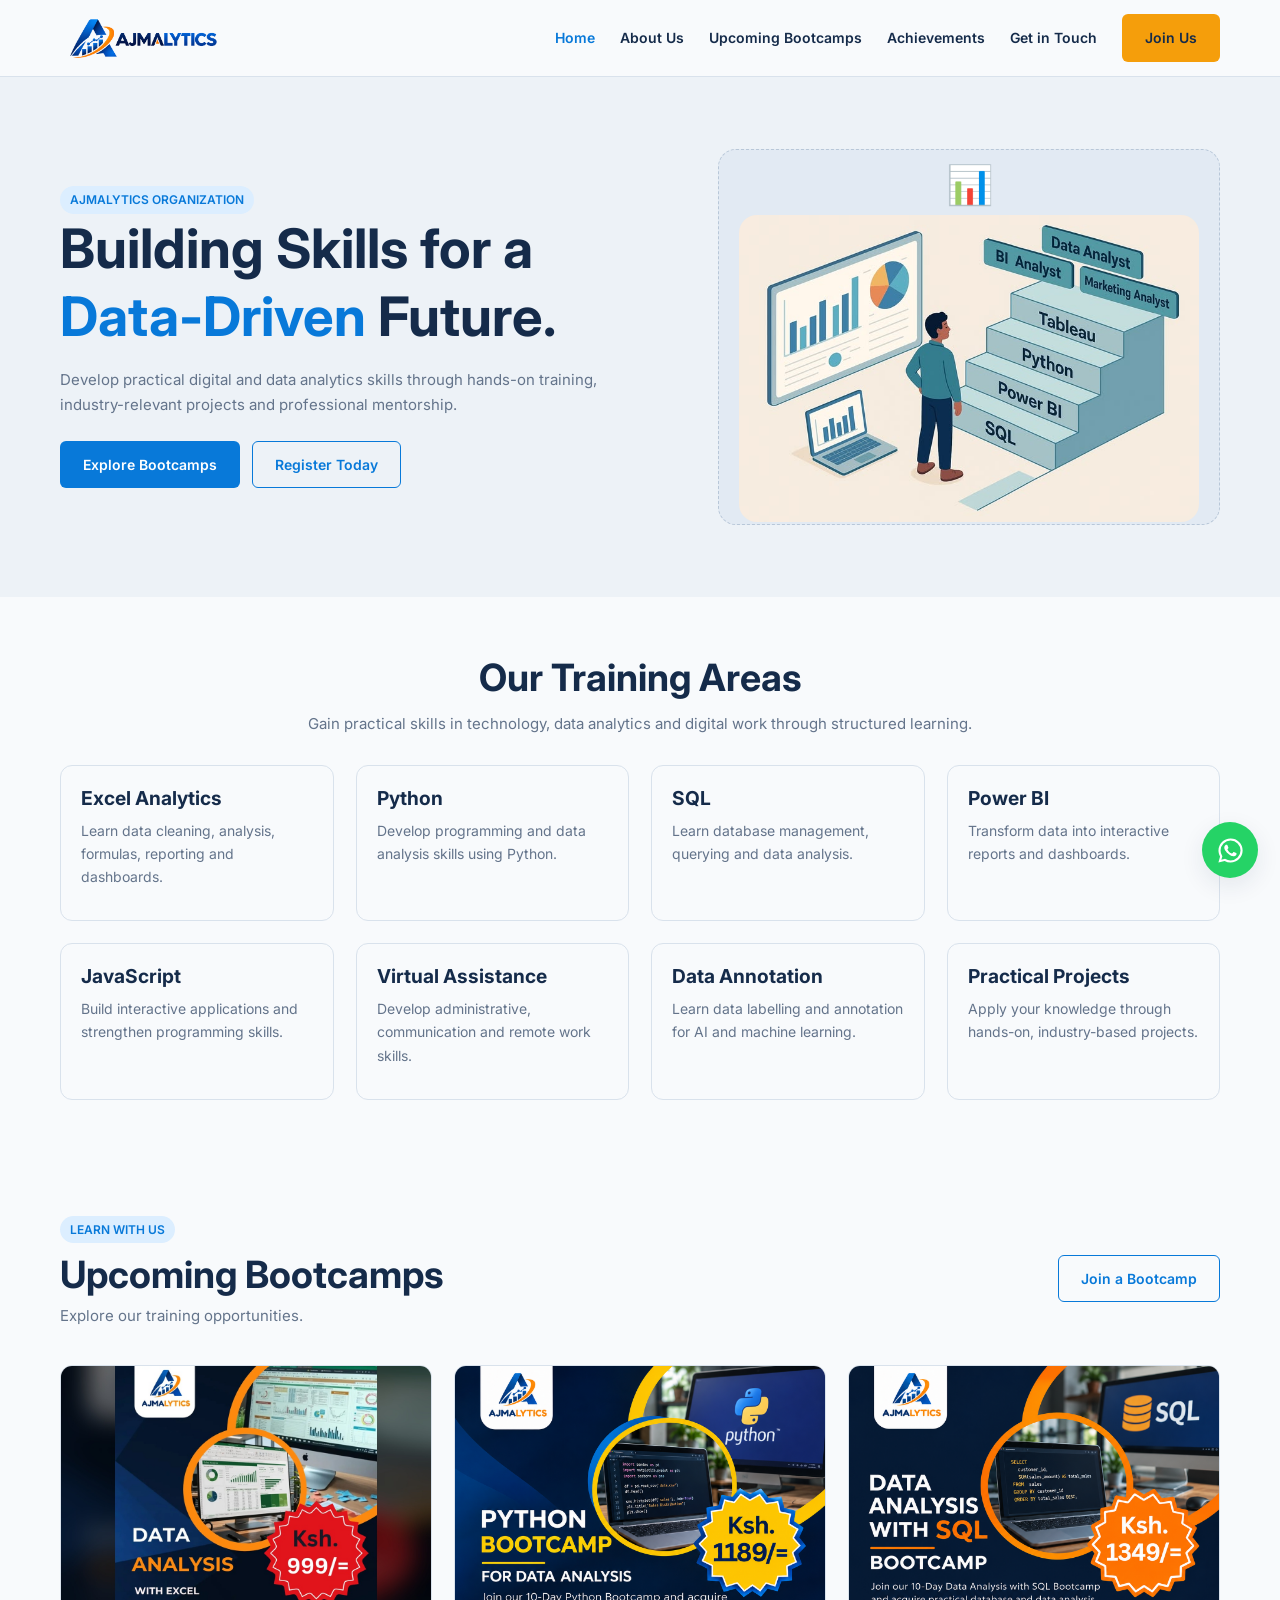
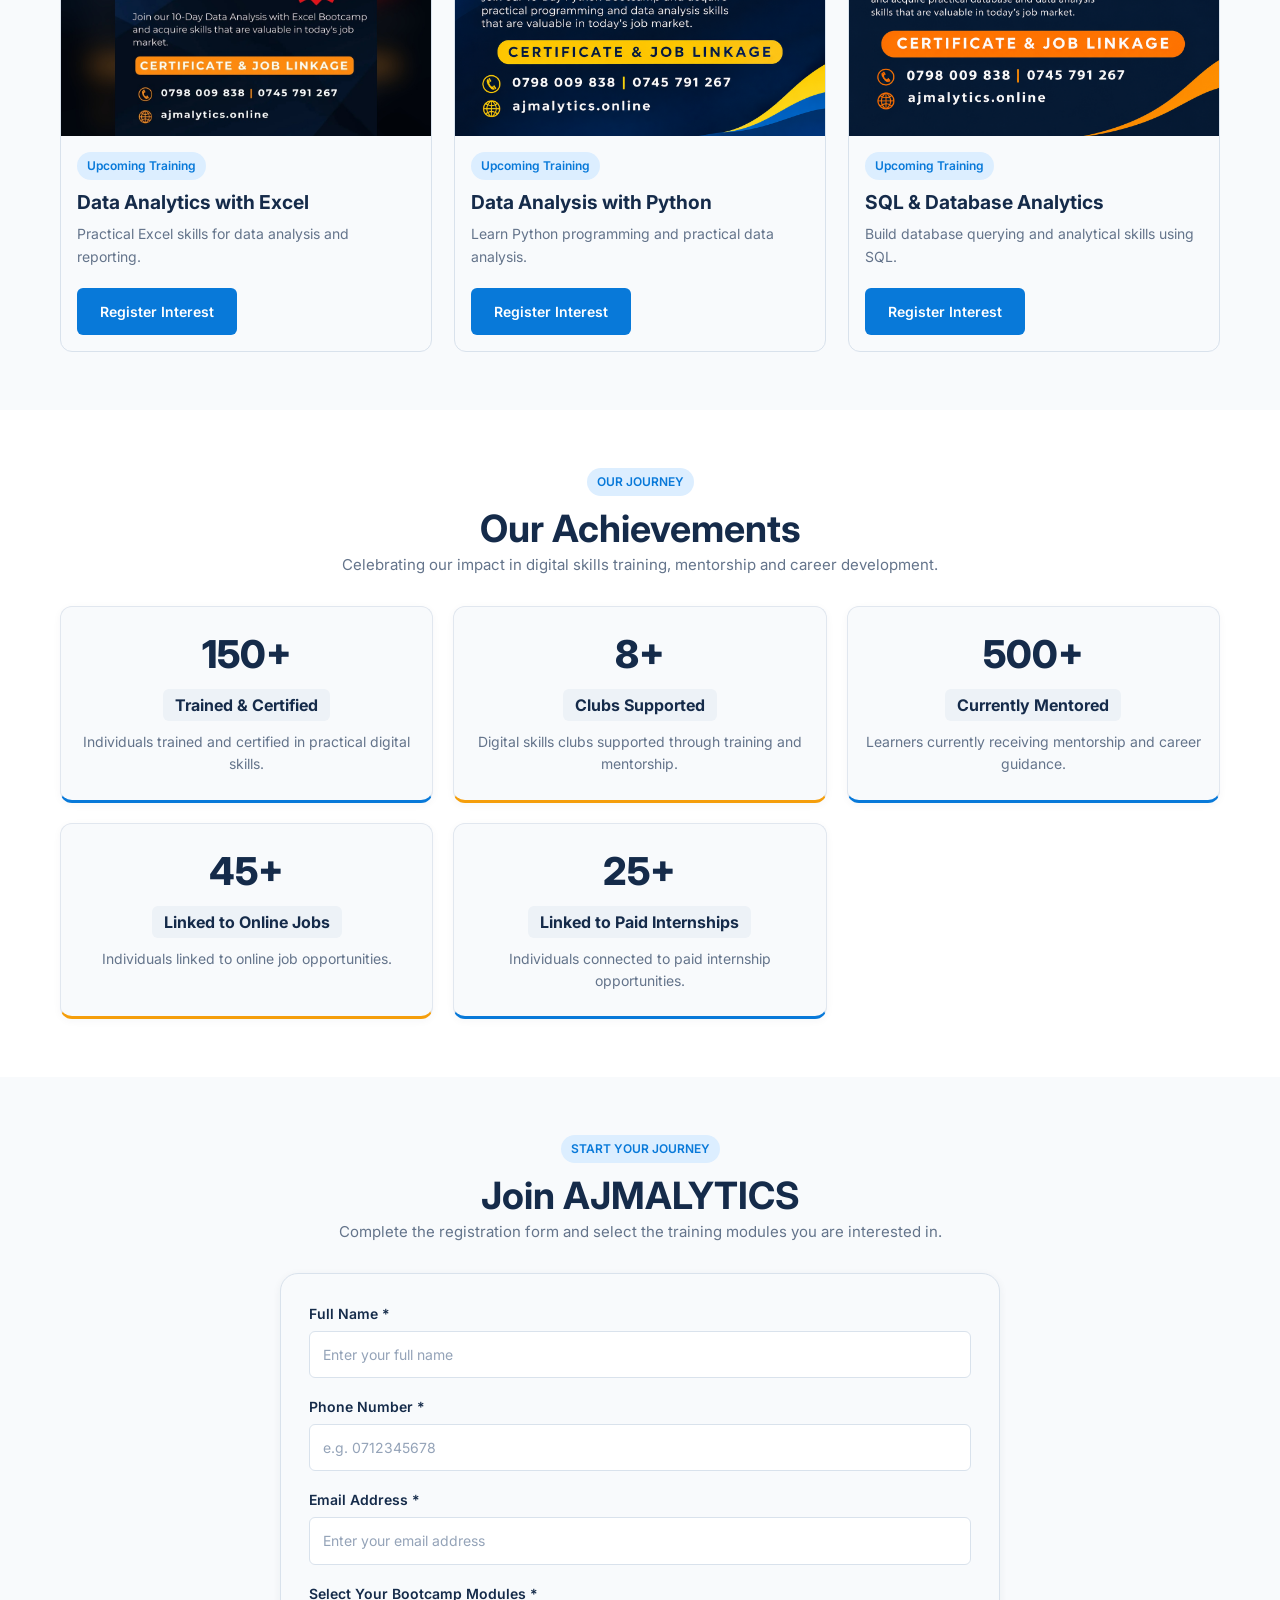
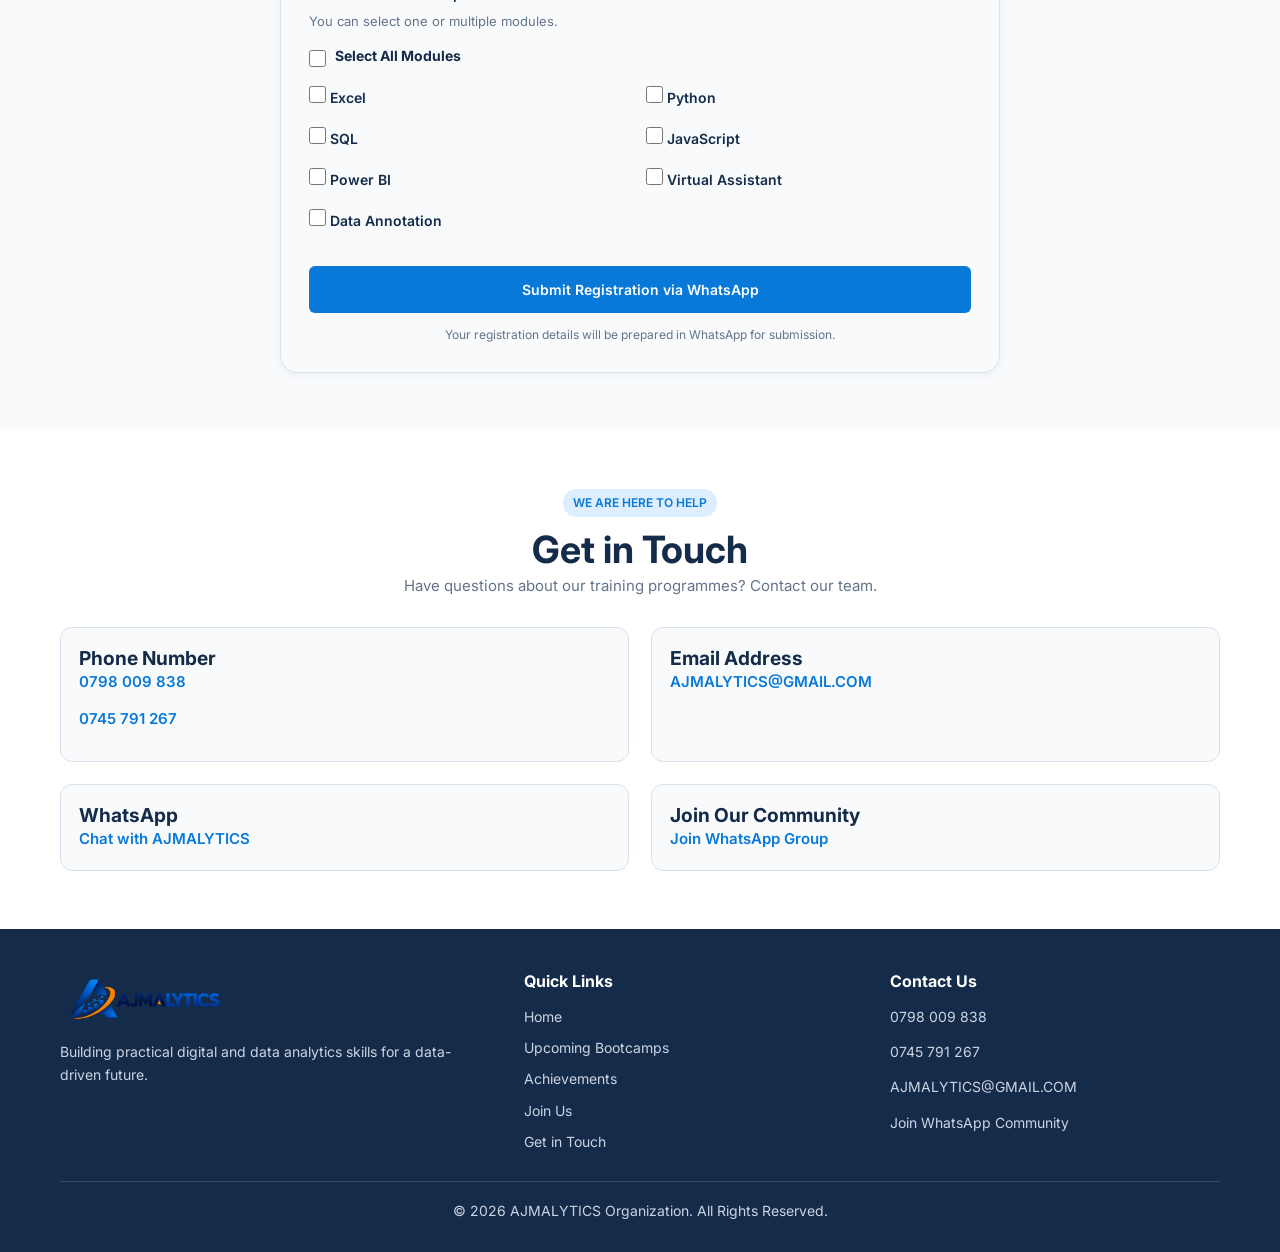
<file: index.html>
<!DOCTYPE html>
<html lang="en">
<head>
    <meta charset="UTF-8">
    <meta name="viewport" content="width=device-width, initial-scale=1.0">

    <title>AJMALYTICS | Data Analytics Training & Digital Skills Bootcamps</title>

    <meta name="description" content="AJMALYTICS provides practical training in Excel, Python, SQL, JavaScript, Power BI, Virtual Assistance and Data Annotation. Join our upcoming bootcamps.">

    <meta name="keywords" content="AJMALYTICS, Data Analytics Training, Excel Training, Python Training, SQL Training, Power BI Training, Data Annotation, Virtual Assistant Training, Digital Skills Bootcamp">

    <meta name="author" content="AJMALYTICS Organization">
    <meta name="theme-color" content="#152B4A">

    <meta property="og:title" content="AJMALYTICS | Learn. Analyse. Grow.">
    <meta property="og:description" content="Develop practical digital and data analytics skills with AJMALYTICS.">
    <meta property="og:type" content="website">

    <!-- Domain SEO -->
    <link rel="canonical" href="https://ajmalytics.online/">

    <meta property="og:url" content="https://ajmalytics.online/">
    <meta property="og:site_name" content="AJMALYTICS">
    <meta property="og:image" content="https://ajmalytics.online/assets/logo/ajmalytics-logo.png">

    <!-- Twitter / Social Sharing -->
    <meta name="twitter:card" content="summary_large_image">
    <meta name="twitter:title" content="AJMALYTICS | Learn. Analyse. Grow.">
    <meta name="twitter:description" content="Develop practical digital and data analytics skills with AJMALYTICS.">
    <meta name="twitter:image" content="https://ajmalytics.online/assets/logo/ajmalytics-logo.png">

    <link rel="stylesheet" href="styles.css">

    <!-- Google Fonts -->
    <link rel="preconnect" href="https://fonts.googleapis.com">
    <link rel="preconnect" href="https://fonts.gstatic.com" crossorigin>
    <link href="https://fonts.googleapis.com/css2?family=Inter:wght@400;500;600;700;800&display=swap" rel="stylesheet">

</head>

<body>

<!-- =================================================
     HEADER & NAVIGATION
================================================= -->

<header class="site-header">

    <div class="container navbar">

        <!-- Clickable Logo -->
        <a href="#home" class="logo" aria-label="AJMALYTICS Home">
            <img src="assets/logo/ajmalytics-logo.png"
                 alt="AJMALYTICS Organization Logo">
        </a>

        <!-- Mobile Navigation Button -->
        <button class="nav-toggle"
                id="navToggle"
                aria-label="Open navigation menu"
                aria-expanded="false"
                aria-controls="navMenu">
            ☰
        </button>

        <!-- Navigation Links -->
        <nav class="nav-menu" id="navMenu">

            <a href="#home" class="active">Home</a>

            <a href="about/">About Us</a>

            <a href="bootcamps/">Upcoming Bootcamps</a>

            <a href="achievements/">Achievements</a>

            <a href="contact/">Get in Touch</a>

            <a href="#join" class="btn btn-accent">Join Us</a>

        </nav>

    </div>

</header>


<main>

<!-- =================================================
     HERO SECTION
================================================= -->

<section class="hero" id="home">

    <div class="container hero-grid">

        <div class="hero-content">

            <span class="badge">AJMALYTICS ORGANIZATION</span>

            <h1>
                Building Skills for a
                <span class="text-blue">Data-Driven</span>
                Future.
            </h1>

            <p>
                Develop practical digital and data analytics skills
                through hands-on training, industry-relevant projects
                and professional mentorship.
            </p>

            <div class="hero-actions">

                <a href="#bootcamps" class="btn btn-primary">
                    Explore Bootcamps
                </a>

                <a href="#join" class="btn btn-outline">
                    Register Today
                </a>

            </div>

        </div>


        <!-- Add your hero photograph later -->
        <div class="hero-image">

            <div style="
                min-height:320px;
                aspect-ratio: 4 / 3;
                background:#E2EAF3;
                border:1px dashed #B8C7D8;
                border-radius:18px;
                display:flex;
                flex-direction:column;
                justify-content:center;
                align-items:center;
                text-align:center;
                padding:20px;
                color:#64748B;
            ">

                <span style="font-size:38px;">📊</span>

               
                <img src="assets/gallery/data-analysis.jpg"
                 alt="AJMALYTICS ">
                
            </div>

        </div>

    </div>

</section>


<!-- =================================================
     TRAINING AREAS
================================================= -->

<section class="section-light">

    <div class="container">

        <div class="text-center">

            <h2 class="section-heading">Our Training Areas</h2>

            <p class="section-description" style="margin-inline:auto;">
                Gain practical skills in technology, data analytics
                and digital work through structured learning.
            </p>

        </div>


        <div class="grid grid-4">

            <div class="card">
                <div class="card-body">
                    <h3 class="card-title">Excel Analytics</h3>
                    <p>Learn data cleaning, analysis, formulas, reporting and dashboards.</p>
                </div>
            </div>

            <div class="card">
                <div class="card-body">
                    <h3 class="card-title">Python</h3>
                    <p>Develop programming and data analysis skills using Python.</p>
                </div>
            </div>

            <div class="card">
                <div class="card-body">
                    <h3 class="card-title">SQL</h3>
                    <p>Learn database management, querying and data analysis.</p>
                </div>
            </div>

            <div class="card">
                <div class="card-body">
                    <h3 class="card-title">Power BI</h3>
                    <p>Transform data into interactive reports and dashboards.</p>
                </div>
            </div>

            <div class="card">
                <div class="card-body">
                    <h3 class="card-title">JavaScript</h3>
                    <p>Build interactive applications and strengthen programming skills.</p>
                </div>
            </div>

            <div class="card">
                <div class="card-body">
                    <h3 class="card-title">Virtual Assistance</h3>
                    <p>Develop administrative, communication and remote work skills.</p>
                </div>
            </div>

            <div class="card">
                <div class="card-body">
                    <h3 class="card-title">Data Annotation</h3>
                    <p>Learn data labelling and annotation for AI and machine learning.</p>
                </div>
            </div>

            <div class="card">
                <div class="card-body">
                    <h3 class="card-title">Practical Projects</h3>
                    <p>Apply your knowledge through hands-on, industry-based projects.</p>
                </div>
            </div>

        </div>

    </div>

</section>



<!-- =================================================
     UPCOMING BOOTCAMPS
================================================= -->

<section id="bootcamps" class="section-light">

    <div class="container">

        <div class="flex-between" style="margin-bottom:24px;">

            <div>
                <span class="badge">LEARN WITH US</span>

                <h2 style="margin-top:9px;">Upcoming Bootcamps</h2>

                <p class="text-muted" style="margin-top:5px;">
                    Explore our training opportunities.
                </p>
            </div>

            <a href="#join" class="btn btn-outline">
                Join a Bootcamp
            </a>

        </div>


        <div class="grid grid-3">

            <!-- Bootcamp 1 -->
            <article class="card bootcamp-card">

                <div style="
                    aspect-ratio:1/1;
                    background:#DCE6F1;
                    display:flex;
                    justify-content:center;
                    align-items:center;
                    color:#64748B;
                ">
                    <img src="assets/bootcamps/excel-bootcamp.png"
                 alt="AJMALYTICS ">
                </div>

                <div class="card-body">

                    <span class="badge">Upcoming Training</span>

                    <h3 style="margin-top:10px;">Data Analytics with Excel</h3>

                    <p>Practical Excel skills for data analysis and reporting.</p>

                    <a href="#join" class="btn btn-primary">
                        Register Interest
                    </a>

                </div>

            </article>


            <!-- Bootcamp 2 -->
            <article class="card bootcamp-card">

                <div style="
                    aspect-ratio:1/1;
                    background:#DCE6F1;
                    display:flex;
                    justify-content:center;
                    align-items:center;
                    color:#64748B;
                ">
                    <img src="assets/bootcamps/python-bootcamp.png"
                 alt="AJMALYTICS ">
                </div>

                <div class="card-body">

                    <span class="badge">Upcoming Training</span>

                    <h3 style="margin-top:10px;">Data Analysis with Python</h3>

                    <p>Learn Python programming and practical data analysis.</p>

                    <a href="#join" class="btn btn-primary">
                        Register Interest
                    </a>

                </div>

            </article>


            <!-- Bootcamp 3 -->
            <article class="card bootcamp-card">

                <div style="
                    aspect-ratio:1/1;
                    background:#DCE6F1;
                    display:flex;
                    justify-content:center;
                    align-items:center;
                    color:#64748B;
                ">
                    <img src="assets/bootcamps/sql-bootcamp.png"
                 alt="AJMALYTICS ">
                </div>

                <div class="card-body">

                    <span class="badge">Upcoming Training</span>

                    <h3 style="margin-top:10px;">SQL & Database Analytics</h3>

                    <p>Build database querying and analytical skills using SQL.</p>

                    <a href="#join" class="btn btn-primary">
                        Register Interest
                    </a>

                </div>

            </article>

        </div>

    </div>

</section>

<!-- =================================================
     ACHIEVEMENTS
================================================= -->

<section id="achievements" class="section-white">

    <div class="container">

        <div class="text-center">

            <span class="badge">OUR JOURNEY</span>

            <h2 style="margin-top:10px;">Our Achievements</h2>

            <p class="section-description" style="margin-inline:auto;">
                Celebrating our impact in digital skills training,
                mentorship and career development.
            </p>

        </div>

        <div class="grid grid-3 achievement-grid">

            <!-- CARD 1 -->
            <div class="card achievement-card">
                <div class="card-body text-center">
                    <h3 class="achievement-number">150+</h3>
                    <h4 class="card-title">Trained & Certified</h4>
                    <p class="text-muted">
                        Individuals trained and certified in practical digital skills.
                    </p>
                </div>
            </div>

            <!-- CARD 2 -->
            <div class="card achievement-card">
                <div class="card-body text-center">
                    <h3 class="achievement-number">8+</h3>
                    <h4 class="card-title">Clubs Supported</h4>
                    <p class="text-muted">
                        Digital skills clubs supported through training and mentorship.
                    </p>
                </div>
            </div>

            <!-- CARD 3 -->
            <div class="card achievement-card">
                <div class="card-body text-center">
                    <h3 class="achievement-number">500+</h3>
                    <h4 class="card-title">Currently Mentored</h4>
                    <p class="text-muted">
                        Learners currently receiving mentorship and career guidance.
                    </p>
                </div>
            </div>

            <!-- CARD 4 -->
            <div class="card achievement-card">
                <div class="card-body text-center">
                    <h3 class="achievement-number">45+</h3>
                    <h4 class="card-title">Linked to Online Jobs</h4>
                    <p class="text-muted">
                        Individuals linked to online job opportunities.
                    </p>
                </div>
            </div>

            <!-- CARD 5 -->
            <div class="card achievement-card">
                <div class="card-body text-center">
                    <h3 class="achievement-number">25+</h3>
                    <h4 class="card-title">Linked to Paid Internships</h4>
                    <p class="text-muted">
                        Individuals connected to paid internship opportunities.
                    </p>
                </div>
            </div>

        </div>

    </div>

</section>

<!-- =================================================
     JOIN US / REGISTRATION
================================================= -->

<section id="join" class="section-light">

    <div class="container">

        <div class="text-center">

            <span class="badge">START YOUR JOURNEY</span>

            <h2 style="margin-top:10px;">Join AJMALYTICS</h2>

            <p class="section-description" style="margin-inline:auto;">
                Complete the registration form and select the
                training modules you are interested in.
            </p>

        </div>


        <div class="form-container">

            <form id="registrationForm">

                <div class="form-group">

                    <label for="fullName">Full Name *</label>

                    <input
                        type="text"
                        id="fullName"
                        name="fullName"
                        class="form-control"
                        placeholder="Enter your full name"
                        autocomplete="name"
                        required
                    >

                </div>


                <div class="form-group">

                    <label for="phone">Phone Number *</label>

                    <input
                        type="tel"
                        id="phone"
                        name="phone"
                        class="form-control"
                        placeholder="e.g. 0712345678"
                        autocomplete="tel"
                        required
                    >

                </div>


                <div class="form-group">

                    <label for="email">Email Address *</label>

                    <input
                        type="email"
                        id="email"
                        name="email"
                        class="form-control"
                        placeholder="Enter your email address"
                        autocomplete="email"
                        required
                    >

                </div>


                <div class="form-group">

                    <label>Select Your Bootcamp Modules *</label>

                    <p class="text-muted" style="font-size:13px;">
                        You can select one or multiple modules.
                    </p>


                    <div class="checkbox-item" style="margin-bottom:13px;">

                        <input
                            type="checkbox"
                            id="selectAllModules"
                        >

                        <label for="selectAllModules">
                            <strong>Select All Modules</strong>
                        </label>

                    </div>


                    <div class="checkbox-group">

                        <label class="checkbox-item">
                            <input type="checkbox" name="modules" value="Excel">
                            Excel
                        </label>

                        <label class="checkbox-item">
                            <input type="checkbox" name="modules" value="Python">
                            Python
                        </label>

                        <label class="checkbox-item">
                            <input type="checkbox" name="modules" value="SQL">
                            SQL
                        </label>

                        <label class="checkbox-item">
                            <input type="checkbox" name="modules" value="JavaScript">
                            JavaScript
                        </label>

                        <label class="checkbox-item">
                            <input type="checkbox" name="modules" value="Power BI">
                            Power BI
                        </label>

                        <label class="checkbox-item">
                            <input type="checkbox" name="modules" value="Virtual Assistant">
                            Virtual Assistant
                        </label>

                        <label class="checkbox-item">
                            <input type="checkbox" name="modules" value="Data Annotation">
                            Data Annotation
                        </label>

                    </div>

                </div>


                <button type="submit" class="btn btn-primary form-submit">

                    Submit Registration via WhatsApp

                </button>

                <p style="
                    text-align:center;
                    color:#64748B;
                    font-size:12px;
                    margin-top:12px;
                    margin-bottom:0;
                ">
                    Your registration details will be prepared
                    in WhatsApp for submission.
                </p>

            </form>

        </div>

    </div>

</section>


<!-- =================================================
     CONTACT US
================================================= -->

<section id="contact" class="section-white">

    <div class="container">

        <div class="text-center">

            <span class="badge">WE ARE HERE TO HELP</span>

            <h2 style="margin-top:10px;">Get in Touch</h2>

            <p class="section-description" style="margin-inline:auto;">
                Have questions about our training programmes?
                Contact our team.
            </p>

        </div>


        <div class="contact-grid">

            <div class="contact-item">

                <div>
                    <h3>Phone Number</h3>

                    <p>
                        <a href="tel:+254798009838">
                            0798 009 838
                        </a>
                    </p>

                    <p>
                        <a href="tel:+254745791267">
                            0745 791 267
                        </a>
                    </p>
                </div>

            </div>


            <div class="contact-item">

                <div>
                    <h3>Email Address</h3>

                    <a href="mailto:AJMALYTICS@GMAIL.COM">
                        AJMALYTICS@GMAIL.COM
                    </a>
                </div>

            </div>


            <div class="contact-item">

                <div>
                    <h3>WhatsApp</h3>

                    <a href="https://wa.me/254798009838"
                       target="_blank"
                       rel="noopener noreferrer">
                        Chat with AJMALYTICS
                    </a>
                </div>

            </div>


            <div class="contact-item">

                <div>
                    <h3>Join Our Community</h3>

                    <a href="https://chat.whatsapp.com/DOqF2kmOy6NALZvugzkHZv"
                       target="_blank"
                       rel="noopener noreferrer">
                        Join WhatsApp Group
                    </a>
                </div>

            </div>

        </div>

    </div>

</section>

</main>


<!-- =================================================
     FOOTER
================================================= -->

<footer class="site-footer">

    <div class="container">

        <div class="footer-grid">


            <div>

                <a href="#home" class="footer-logo">

                    <img src="assets/logo/ajmalytics-logo.png"
                         alt="AJMALYTICS Logo">

                </a>

                <p style="margin-top:14px;">
                    Building practical digital and data analytics
                    skills for a data-driven future.
                </p>

            </div>


            <div>

                <h3>Quick Links</h3>

                <div class="footer-links">

                    <a href="#home">Home</a>

                    <a href="#bootcamps">Upcoming Bootcamps</a>

                    <a href="#achievements">Achievements</a>

                    <a href="#join">Join Us</a>

                    <a href="#contact">Get in Touch</a>

                </div>

            </div>


            <div class="footer-contact">

                <h3>Contact Us</h3>

                <p>
                    <a href="tel:+254798009838">
                        0798 009 838
                    </a>
                </p>

                <p>
                    <a href="tel:+254745791267">
                        0745 791 267
                    </a>
                </p>

                <p>
                    <a href="mailto:AJMALYTICS@GMAIL.COM">
                        AJMALYTICS@GMAIL.COM
                    </a>
                </p>

                <p>
                    <a href="https://chat.whatsapp.com/DOqF2kmOy6NALZvugzkHZv"
                       target="_blank"
                       rel="noopener noreferrer">
                        Join WhatsApp Community
                    </a>
                </p>

            </div>


        </div>


        <div class="footer-bottom">

            <p>
                &copy; <span id="currentYear"></span>
                AJMALYTICS Organization.
                All Rights Reserved.
            </p>

        </div>

    </div>

</footer>


<!-- =================================================
     FLOATING WHATSAPP COMMUNITY BUTTON
================================================= -->

<a href="https://chat.whatsapp.com/DOqF2kmOy6NALZvugzkHZv"
   class="whatsapp-float"
   target="_blank"
   rel="noopener noreferrer"
   aria-label="Join AJMALYTICS WhatsApp Community">

    <!-- WhatsApp-style icon -->
    <svg xmlns="http://www.w3.org/2000/svg"
         width="29"
         height="29"
         viewBox="0 0 24 24"
         fill="currentColor"
         aria-hidden="true">

        <path d="M12.04 2C6.53 2 2.05 6.48 2.05 11.99c0 1.76.46 3.47 1.34 4.98L2 22l5.15-1.35a9.95 9.95 0 0 0 4.88 1.28h.01c5.51 0 10-4.48 10-9.99A9.94 9.94 0 0 0 12.04 2zm0 18.22h-.01a8.3 8.3 0 0 1-4.23-1.16l-.3-.18-3.06.8.82-2.98-.2-.31a8.28 8.28 0 0 1-1.27-4.4 8.25 8.25 0 0 1 8.25-8.25 8.2 8.2 0 0 1 5.84 2.42 8.2 8.2 0 0 1 2.42 5.84 8.26 8.26 0 0 1-8.26 8.22zm4.53-6.18c-.25-.13-1.48-.73-1.71-.81-.23-.08-.4-.13-.57.13-.17.25-.65.81-.8.97-.15.17-.3.19-.55.06-.25-.13-1.06-.39-2.02-1.25-.75-.67-1.25-1.5-1.4-1.75-.15-.25-.02-.39.11-.52.11-.11.25-.3.38-.44.13-.15.17-.25.25-.42.08-.17.04-.32-.02-.44-.06-.13-.57-1.38-.78-1.89-.2-.5-.41-.43-.57-.44h-.49c-.17 0-.44.06-.67.32-.23.25-.88.86-.88 2.11s.9 2.45 1.02 2.62c.13.17 1.77 2.71 4.29 3.8.6.26 1.07.41 1.43.52.6.19 1.14.16 1.57.1.48-.07 1.48-.6 1.69-1.18.21-.59.21-1.09.15-1.19-.06-.1-.23-.17-.48-.3z"/>

    </svg>

    <span class="whatsapp-tooltip">
        Join Our WhatsApp Group
    </span>

</a>


<!-- JAVASCRIPT -->
<script src="action.js"></script>

</body>
</html>
</file>
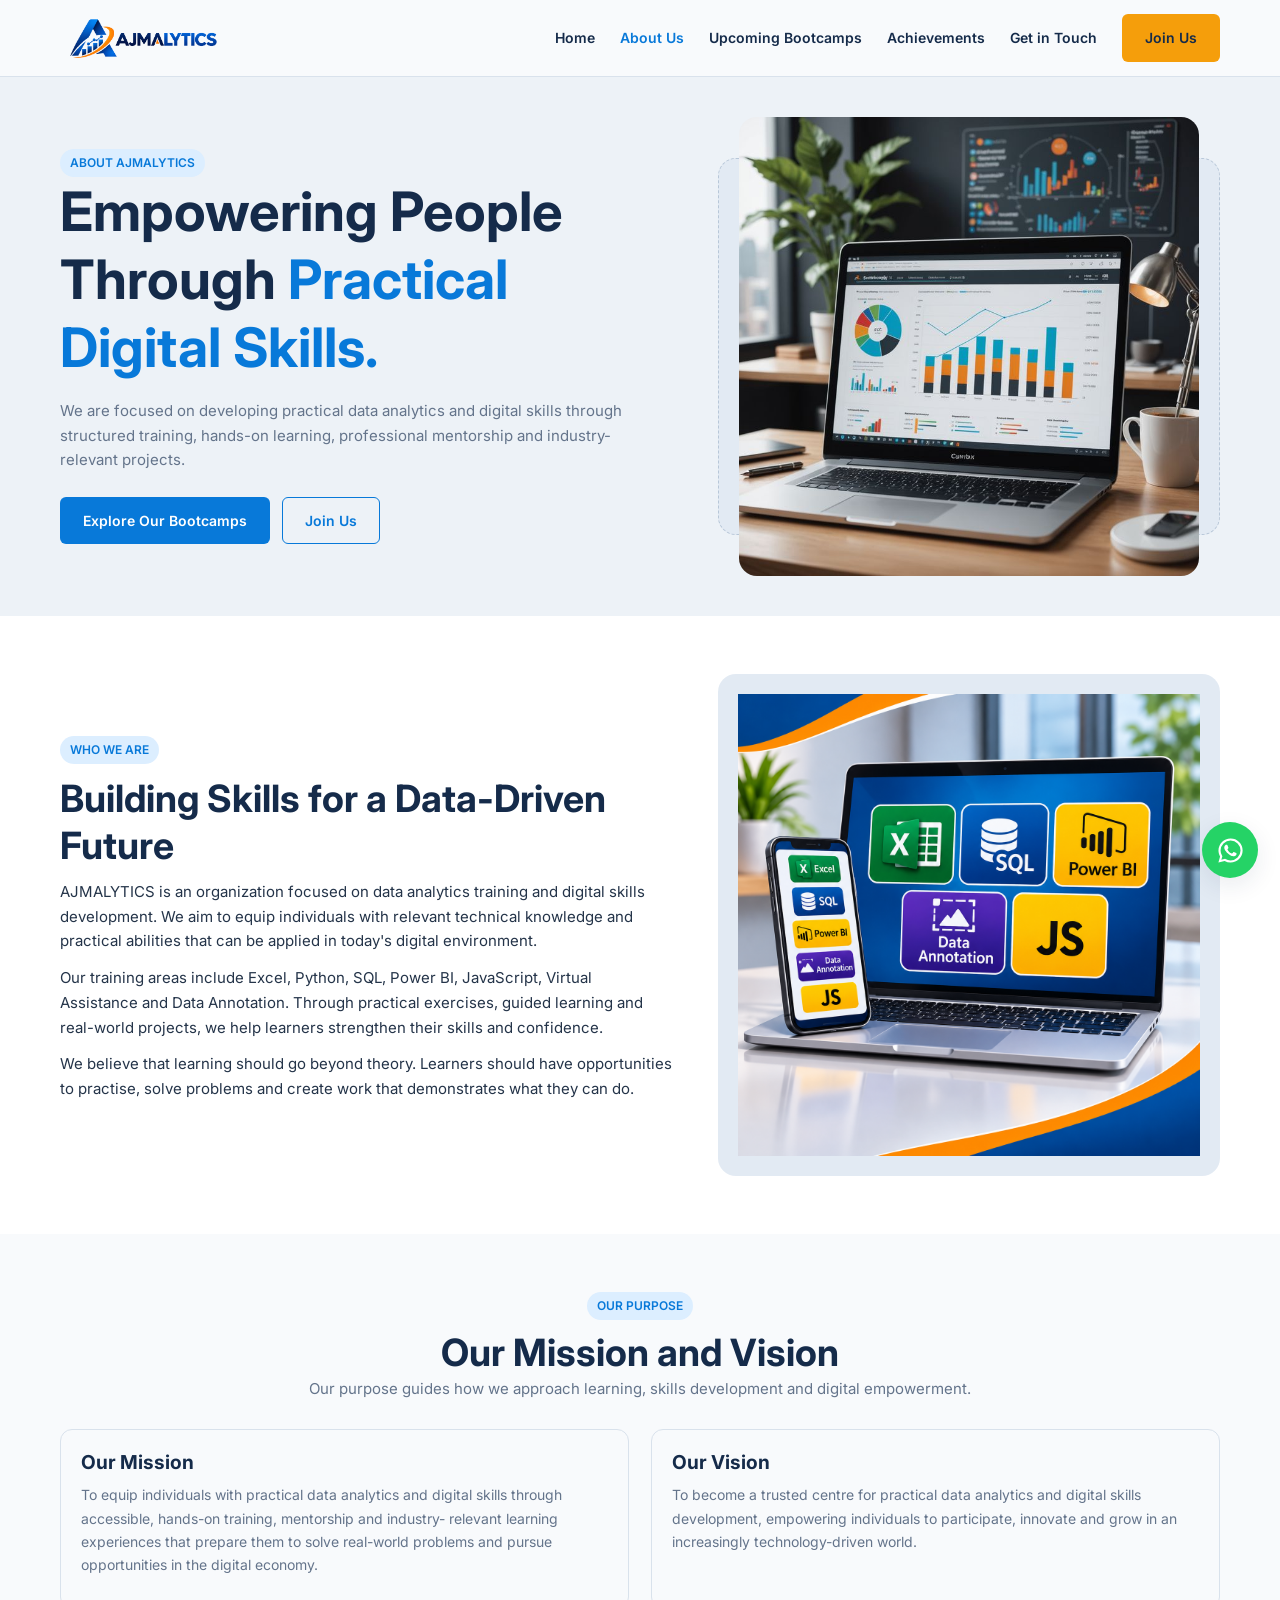
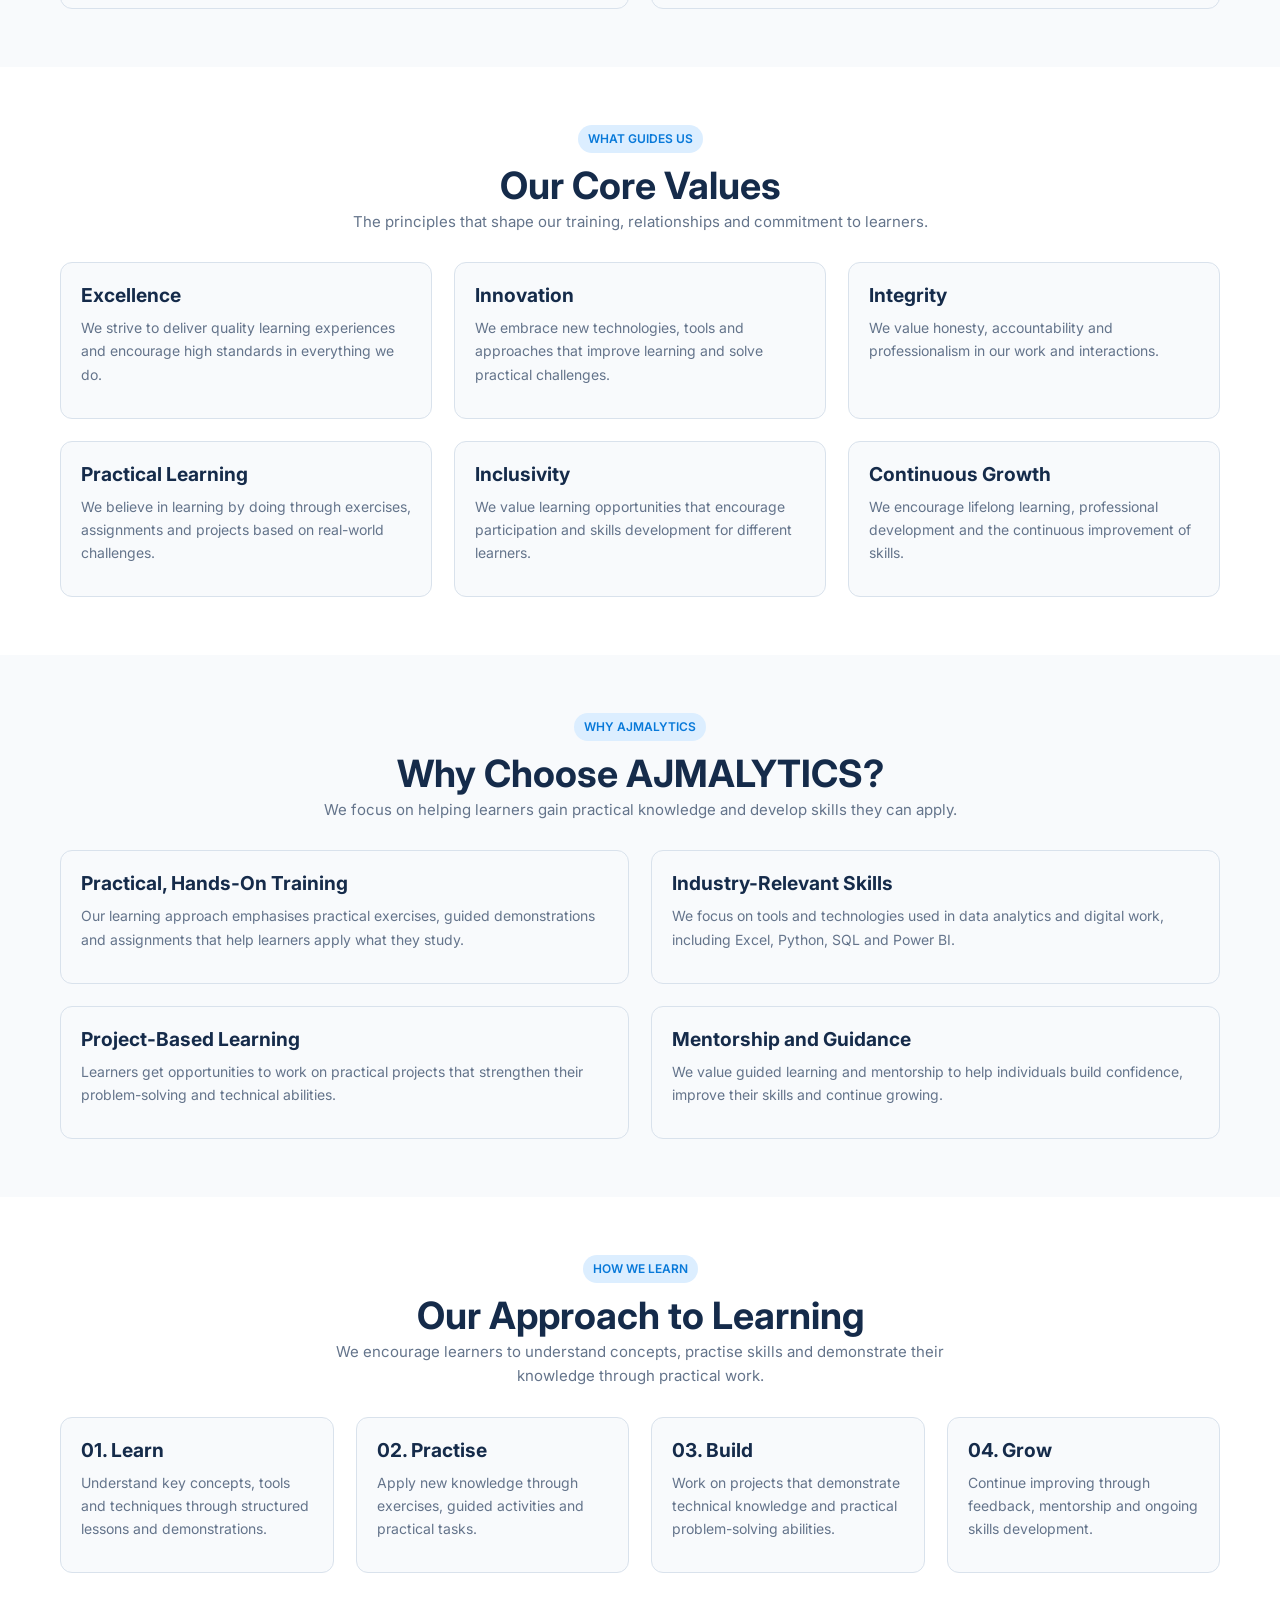
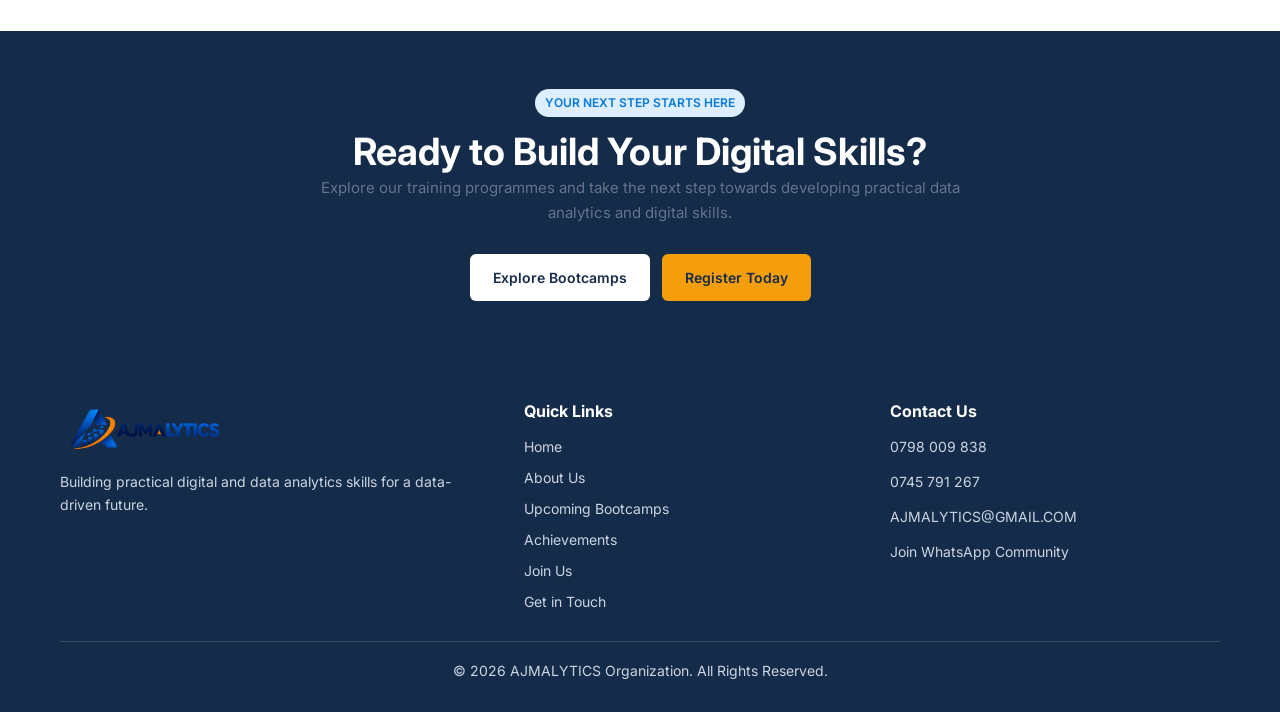
<file: about/index.html>
<!DOCTYPE html>
<html lang="en">
<head>
    <meta charset="UTF-8">
    <meta name="viewport" content="width=device-width, initial-scale=1.0">

    <title>About Us | AJMALYTICS - Data Analytics & Digital Skills Training</title>

    <meta name="description" content="Learn about AJMALYTICS, our mission, vision, core values and commitment to practical data analytics and digital skills training.">

    <meta name="keywords" content="About AJMALYTICS, AJMALYTICS Organization, Data Analytics Training Kenya, Digital Skills Development, Excel, Python, SQL, Power BI">

    <meta name="author" content="AJMALYTICS Organization">
    <meta name="robots" content="index, follow">
    <meta name="theme-color" content="#152B4A">

    <link rel="canonical" href="https://ajmalytics.online/about/">

    <!-- Open Graph SEO -->
    <meta property="og:title" content="About AJMALYTICS | Learn. Analyse. Grow.">
    <meta property="og:description" content="Discover AJMALYTICS, our purpose, values and commitment to developing practical digital and data analytics skills.">
    <meta property="og:type" content="website">
    <meta property="og:url" content="https://ajmalytics.online/about/">
    <meta property="og:site_name" content="AJMALYTICS">
    <meta property="og:image" content="https://ajmalytics.online/assets/logo/ajmalytics-logo.png">

    <!-- Twitter SEO -->
    <meta name="twitter:card" content="summary_large_image">
    <meta name="twitter:title" content="About AJMALYTICS">
    <meta name="twitter:description" content="Learn about our mission, vision and commitment to practical digital skills development.">
    <meta name="twitter:image" content="https://ajmalytics.online/assets/logo/ajmalytics-logo.png">

    <!-- Favicon -->
    <link rel="icon" type="image/png" href="../assets/logo/ajmalytics-logo.png">

    <!-- Google Fonts -->
    <link rel="preconnect" href="https://fonts.googleapis.com">
    <link rel="preconnect" href="https://fonts.gstatic.com" crossorigin>
    <link href="https://fonts.googleapis.com/css2?family=Inter:wght@400;500;600;700;800&display=swap" rel="stylesheet">

    <!-- Shared Website Stylesheet -->
    <link rel="stylesheet" href="../styles.css">

</head>

<body>

<!-- =================================================
     HEADER & NAVIGATION
================================================= -->

<header class="site-header">

    <div class="container navbar">

        <a href="../index.html#home" class="logo" aria-label="AJMALYTICS Home">
            <img src="../assets/logo/ajmalytics-logo.png"
                 alt="AJMALYTICS Organization Logo">
        </a>

        <button class="nav-toggle"
                id="navToggle"
                aria-label="Open navigation menu"
                aria-expanded="false"
                aria-controls="navMenu">
            ☰
        </button>

        <nav class="nav-menu" id="navMenu">

            <a href="../index.html#home">Home</a>

            <a href="../about/" class="active">About Us</a>

            <a href="../bootcamps/">Upcoming Bootcamps</a>

            <a href="../achievements/">Achievements</a>

            <a href="../contact/">Get in Touch</a>

            <a href="../index.html#join" class="btn btn-accent">Join Us</a>

        </nav>

    </div>

</header>


<main>

<!-- =================================================
     ABOUT HERO SECTION
================================================= -->

<section class="hero">

    <div class="container hero-grid">

        <div class="hero-content">

            <span class="badge">ABOUT AJMALYTICS</span>

            <h1>
                Empowering People Through
                <span class="text-blue">Practical Digital Skills.</span>
            </h1>

            <p>
                We are focused on developing practical data analytics
                and digital skills through structured training,
                hands-on learning, professional mentorship and
                industry-relevant projects.
            </p>

            <div class="hero-actions">

                <a href="../bootcamps/" class="btn btn-primary">
                    Explore Our Bootcamps
                </a>

                <a href="../index.html#join" class="btn btn-outline">
                    Join Us
                </a>

            </div>

        </div>


        <!-- About Hero Image Placeholder -->
        <div class="hero-image">

            <div style="
                min-height:320px;
                aspect-ratio:4/3;
                background:#E2EAF3;
                border:1px dashed #B8C7D8;
                border-radius:18px;
                display:flex;
                flex-direction:column;
                justify-content:center;
                align-items:center;
                text-align:center;
                padding:20px;
                color:#64748B;
            ">

                
                <img src="../assets/gallery/about.jpg" alt="My Image">

            </div>

        </div>

    </div>

</section>


<!-- =================================================
     WHO WE ARE
================================================= -->

<section class="section-white">

    <div class="container">

        <div class="hero-grid">

            <div>

                <span class="badge">WHO WE ARE</span>

                <h2 class="section-heading" style="margin-top:12px;">
                    Building Skills for a Data-Driven Future
                </h2>

                <p>
                    AJMALYTICS is an organization focused on data
                    analytics training and digital skills development.
                    We aim to equip individuals with relevant technical
                    knowledge and practical abilities that can be
                    applied in today's digital environment.
                </p>

                <p>
                    Our training areas include Excel, Python, SQL,
                    Power BI, JavaScript, Virtual Assistance and
                    Data Annotation. Through practical exercises,
                    guided learning and real-world projects, we help
                    learners strengthen their skills and confidence.
                </p>

                <p>
                    We believe that learning should go beyond theory.
                    Learners should have opportunities to practise,
                    solve problems and create work that demonstrates
                    what they can do.
                </p>

            </div>


            <div style="
                min-height:300px;
                background:#E2EAF3;
                border-radius:18px;
                display:flex;
                align-items:center;
                justify-content:center;
                text-align:center;
                padding:20px;
                color:#64748B;
            ">

                <img src="../assets/gallery/abouts.png" alt="My Image">

            </div>

        </div>

    </div>

</section>


<!-- =================================================
     MISSION AND VISION
================================================= -->

<section class="section-light">

    <div class="container">

        <div class="text-center">

            <span class="badge">OUR PURPOSE</span>

            <h2 style="margin-top:10px;">
                Our Mission and Vision
            </h2>

            <p class="section-description" style="margin-inline:auto;">
                Our purpose guides how we approach learning,
                skills development and digital empowerment.
            </p>

        </div>


        <div class="grid grid-2">

            <!-- Mission -->
            <div class="card">

                <div class="card-body">

                    <h3 class="card-title">Our Mission</h3>

                    <p>
                        To equip individuals with practical data
                        analytics and digital skills through accessible,
                        hands-on training, mentorship and industry-
                        relevant learning experiences that prepare
                        them to solve real-world problems and pursue
                        opportunities in the digital economy.
                    </p>

                </div>

            </div>


            <!-- Vision -->
            <div class="card">

                <div class="card-body">

                    <h3 class="card-title">Our Vision</h3>

                    <p>
                        To become a trusted centre for practical
                        data analytics and digital skills development,
                        empowering individuals to participate,
                        innovate and grow in an increasingly
                        technology-driven world.
                    </p>

                </div>

            </div>

        </div>

    </div>

</section>


<!-- =================================================
     CORE VALUES
================================================= -->

<section class="section-white">

    <div class="container">

        <div class="text-center">

            <span class="badge">WHAT GUIDES US</span>

            <h2 style="margin-top:10px;">
                Our Core Values
            </h2>

            <p class="section-description" style="margin-inline:auto;">
                The principles that shape our training,
                relationships and commitment to learners.
            </p>

        </div>


        <div class="grid grid-3">

            <div class="card">
                <div class="card-body">

                    <h3 class="card-title">Excellence</h3>

                    <p>
                        We strive to deliver quality learning
                        experiences and encourage high standards
                        in everything we do.
                    </p>

                </div>
            </div>


            <div class="card">
                <div class="card-body">

                    <h3 class="card-title">Innovation</h3>

                    <p>
                        We embrace new technologies, tools and
                        approaches that improve learning and
                        solve practical challenges.
                    </p>

                </div>
            </div>


            <div class="card">
                <div class="card-body">

                    <h3 class="card-title">Integrity</h3>

                    <p>
                        We value honesty, accountability and
                        professionalism in our work and
                        interactions.
                    </p>

                </div>
            </div>


            <div class="card">
                <div class="card-body">

                    <h3 class="card-title">Practical Learning</h3>

                    <p>
                        We believe in learning by doing through
                        exercises, assignments and projects
                        based on real-world challenges.
                    </p>

                </div>
            </div>


            <div class="card">
                <div class="card-body">

                    <h3 class="card-title">Inclusivity</h3>

                    <p>
                        We value learning opportunities that
                        encourage participation and skills
                        development for different learners.
                    </p>

                </div>
            </div>


            <div class="card">
                <div class="card-body">

                    <h3 class="card-title">Continuous Growth</h3>

                    <p>
                        We encourage lifelong learning,
                        professional development and the
                        continuous improvement of skills.
                    </p>

                </div>
            </div>

        </div>

    </div>

</section>


<!-- =================================================
     WHY CHOOSE AJMALYTICS
================================================= -->

<section class="section-light">

    <div class="container">

        <div class="text-center">

            <span class="badge">WHY AJMALYTICS</span>

            <h2 style="margin-top:10px;">
                Why Choose AJMALYTICS?
            </h2>

            <p class="section-description" style="margin-inline:auto;">
                We focus on helping learners gain practical
                knowledge and develop skills they can apply.
            </p>

        </div>


        <div class="grid grid-2">

            <div class="card">
                <div class="card-body">

                    <h3 class="card-title">
                        Practical, Hands-On Training
                    </h3>

                    <p>
                        Our learning approach emphasises practical
                        exercises, guided demonstrations and
                        assignments that help learners apply
                        what they study.
                    </p>

                </div>
            </div>


            <div class="card">
                <div class="card-body">

                    <h3 class="card-title">
                        Industry-Relevant Skills
                    </h3>

                    <p>
                        We focus on tools and technologies used
                        in data analytics and digital work,
                        including Excel, Python, SQL and Power BI.
                    </p>

                </div>
            </div>


            <div class="card">
                <div class="card-body">

                    <h3 class="card-title">
                        Project-Based Learning
                    </h3>

                    <p>
                        Learners get opportunities to work on
                        practical projects that strengthen their
                        problem-solving and technical abilities.
                    </p>

                </div>
            </div>


            <div class="card">
                <div class="card-body">

                    <h3 class="card-title">
                        Mentorship and Guidance
                    </h3>

                    <p>
                        We value guided learning and mentorship
                        to help individuals build confidence,
                        improve their skills and continue growing.
                    </p>

                </div>
            </div>

        </div>

    </div>

</section>


<!-- =================================================
     OUR LEARNING APPROACH
================================================= -->

<section class="section-white">

    <div class="container">

        <div class="text-center">

            <span class="badge">HOW WE LEARN</span>

            <h2 style="margin-top:10px;">
                Our Approach to Learning
            </h2>

            <p class="section-description" style="margin-inline:auto;">
                We encourage learners to understand concepts,
                practise skills and demonstrate their knowledge
                through practical work.
            </p>

        </div>


        <div class="grid grid-4">

            <div class="card">
                <div class="card-body">

                    <h3 class="card-title">01. Learn</h3>

                    <p>
                        Understand key concepts, tools and
                        techniques through structured lessons
                        and demonstrations.
                    </p>

                </div>
            </div>


            <div class="card">
                <div class="card-body">

                    <h3 class="card-title">02. Practise</h3>

                    <p>
                        Apply new knowledge through exercises,
                        guided activities and practical tasks.
                    </p>

                </div>
            </div>


            <div class="card">
                <div class="card-body">

                    <h3 class="card-title">03. Build</h3>

                    <p>
                        Work on projects that demonstrate
                        technical knowledge and practical
                        problem-solving abilities.
                    </p>

                </div>
            </div>


            <div class="card">
                <div class="card-body">

                    <h3 class="card-title">04. Grow</h3>

                    <p>
                        Continue improving through feedback,
                        mentorship and ongoing skills development.
                    </p>

                </div>
            </div>

        </div>

    </div>

</section>


<!-- =================================================
     CALL TO ACTION
================================================= -->

<section class="section-dark">

    <div class="container text-center">

        <span class="badge">YOUR NEXT STEP STARTS HERE</span>

        <h2 style="margin-top:12px;">
            Ready to Build Your Digital Skills?
        </h2>

        <p class="section-description" style="margin-inline:auto;">
            Explore our training programmes and take the next
            step towards developing practical data analytics
            and digital skills.
        </p>

        <div class="hero-actions" style="justify-content:center;">

            <a href="../bootcamps/" class="btn btn-light">
                Explore Bootcamps
            </a>

            <a href="../index.html#join" class="btn btn-accent">
                Register Today
            </a>

        </div>

    </div>

</section>

</main>


<!-- =================================================
     FOOTER
================================================= -->

<footer class="site-footer">

    <div class="container">

        <div class="footer-grid">


            <div>

                <a href="../index.html#home" class="footer-logo">

                    <img src="../assets/logo/ajmalytics-logo.png"
                         alt="AJMALYTICS Logo">

                </a>

                <p style="margin-top:14px;">
                    Building practical digital and data analytics
                    skills for a data-driven future.
                </p>

            </div>


            <div>

                <h3>Quick Links</h3>

                <div class="footer-links">

                    <a href="../index.html#home">Home</a>

                    <a href="../about/">About Us</a>

                    <a href="../bootcamps/">Upcoming Bootcamps</a>

                    <a href="../achievements/">Achievements</a>

                    <a href="../index.html#join">Join Us</a>

                    <a href="../contact/">Get in Touch</a>

                </div>

            </div>


            <div class="footer-contact">

                <h3>Contact Us</h3>

                <p>
                    <a href="tel:+254798009838">
                        0798 009 838
                    </a>
                </p>

                <p>
                    <a href="tel:+254745791267">
                        0745 791 267
                    </a>
                </p>

                <p>
                    <a href="mailto:AJMALYTICS@GMAIL.COM">
                        AJMALYTICS@GMAIL.COM
                    </a>
                </p>

                <p>
                    <a href="https://chat.whatsapp.com/DOqF2kmOy6NALZvugzkHZv"
                       target="_blank"
                       rel="noopener noreferrer">
                        Join WhatsApp Community
                    </a>
                </p>

            </div>


        </div>


        <div class="footer-bottom">

            <p>
                &copy; <span id="currentYear"></span>
                AJMALYTICS Organization.
                All Rights Reserved.
            </p>

        </div>

    </div>

</footer>


<!-- =================================================
     FLOATING WHATSAPP COMMUNITY BUTTON
================================================= -->

<a href="https://chat.whatsapp.com/DOqF2kmOy6NALZvugzkHZv"
   class="whatsapp-float"
   target="_blank"
   rel="noopener noreferrer"
   aria-label="Join AJMALYTICS WhatsApp Community">

    <svg xmlns="http://www.w3.org/2000/svg"
         width="29"
         height="29"
         viewBox="0 0 24 24"
         fill="currentColor"
         aria-hidden="true">

        <path d="M12.04 2C6.53 2 2.05 6.48 2.05 11.99c0 1.76.46 3.47 1.34 4.98L2 22l5.15-1.35a9.95 9.95 0 0 0 4.88 1.28h.01c5.51 0 10-4.48 10-9.99A9.94 9.94 0 0 0 12.04 2zm0 18.22h-.01a8.3 8.3 0 0 1-4.23-1.16l-.3-.18-3.06.8.82-2.98-.2-.31a8.28 8.28 0 0 1-1.27-4.4 8.25 8.25 0 0 1 8.25-8.25 8.2 8.2 0 0 1 5.84 2.42 8.2 8.2 0 0 1 2.42 5.84 8.26 8.26 0 0 1-8.26 8.22zm4.53-6.18c-.25-.13-1.48-.73-1.71-.81-.23-.08-.4-.13-.57.13-.17.25-.65.81-.8.97-.15.17-.3.19-.55.06-.25-.13-1.06-.39-2.02-1.25-.75-.67-1.25-1.5-1.4-1.75-.15-.25-.02-.39.11-.52.11-.11.25-.3.38-.44.13-.15.17-.25.25-.42.08-.17.04-.32-.02-.44-.06-.13-.57-1.38-.78-1.89-.2-.5-.41-.43-.57-.44h-.49c-.17 0-.44.06-.67.32-.23.25-.88.86-.88 2.11s.9 2.45 1.02 2.62c.13.17 1.77 2.71 4.29 3.8.6.26 1.07.41 1.43.52.6.19 1.14.16 1.57.1.48-.07 1.48-.6 1.69-1.18.21-.59.21-1.09.15-1.19-.06-.1-.23-.17-.48-.3z"/>

    </svg>

    <span class="whatsapp-tooltip">
        Join Our WhatsApp Group
    </span>

</a>


<!-- JAVASCRIPT -->
<script src="../action.js"></script>

</body>
</html>
</file>
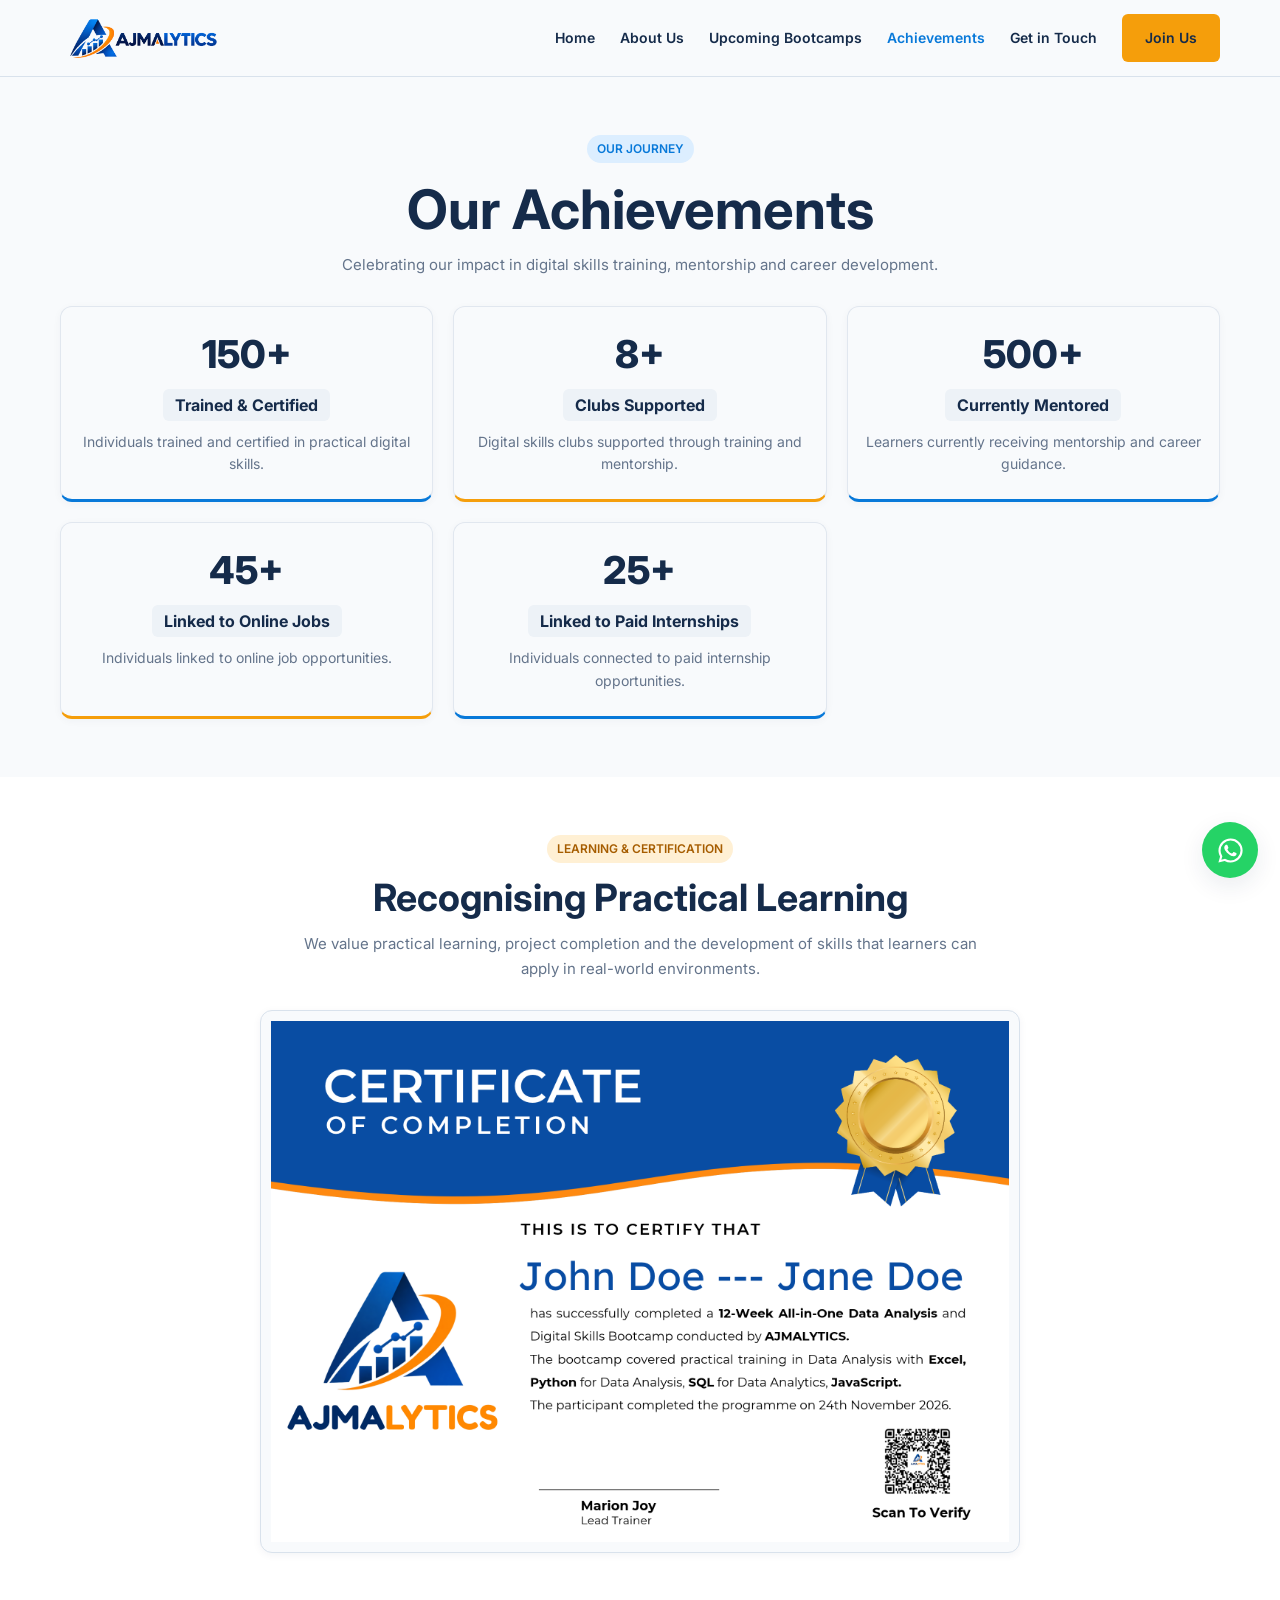
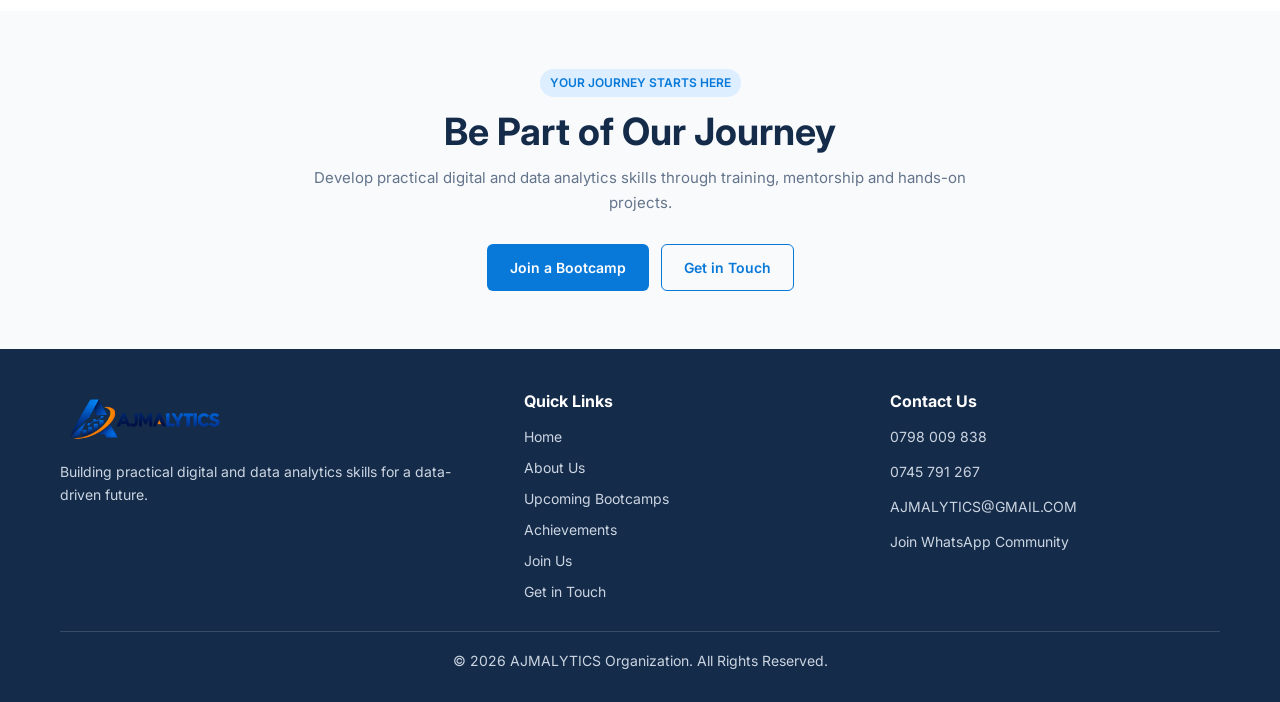
<file: achievements/index.html>
<!DOCTYPE html>
<html lang="en">

<head>

    <meta charset="UTF-8">
    <meta name="viewport" content="width=device-width, initial-scale=1.0">

    <title>Our Achievements | AJMALYTICS</title>

    <meta name="description" content="Explore AJMALYTICS achievements in digital skills training, mentorship, career development, online job linkages and paid internships.">

    <meta name="keywords" content="AJMALYTICS achievements, digital skills training, data analytics training, mentorship, online jobs, paid internships">

    <meta name="author" content="AJMALYTICS Organization">
    <meta name="theme-color" content="#152B4A">

    <!-- SEO -->
    <link rel="canonical" href="https://ajmalytics.online/achievements/">

    <!-- Social Sharing -->
    <meta property="og:title" content="Our Achievements | AJMALYTICS">
    <meta property="og:description" content="Celebrating our impact in digital skills training, mentorship and career development.">
    <meta property="og:type" content="website">
    <meta property="og:url" content="https://ajmalytics.online/achievements/">
    <meta property="og:site_name" content="AJMALYTICS">
    <meta property="og:image" content="https://ajmalytics.online/assets/logo/ajmalytics-logo.png">

    <meta name="twitter:card" content="summary_large_image">
    <meta name="twitter:title" content="Our Achievements | AJMALYTICS">
    <meta name="twitter:description" content="Celebrating our impact in digital skills training, mentorship and career development.">
    <meta name="twitter:image" content="https://ajmalytics.online/assets/logo/ajmalytics-logo.png">

    <!-- Main Stylesheet -->
    <link rel="stylesheet" href="../styles.css">

    <!-- Google Fonts -->
    <link rel="preconnect" href="https://fonts.googleapis.com">
    <link rel="preconnect" href="https://fonts.gstatic.com" crossorigin>

    <link href="https://fonts.googleapis.com/css2?family=Inter:wght@400;500;600;700;800&display=swap" rel="stylesheet">

</head>


<body>


<!-- =================================================
     HEADER & NAVIGATION
================================================= -->

<header class="site-header">

    <div class="container navbar">

        <!-- Logo -->
        <a href="../index.html#home" class="logo" aria-label="AJMALYTICS Home">

            <img src="../assets/logo/ajmalytics-logo.png"
                 alt="AJMALYTICS Organization Logo">

        </a>


        <!-- Mobile Navigation -->
        <button class="nav-toggle"
                id="navToggle"
                aria-label="Open navigation menu"
                aria-expanded="false"
                aria-controls="navMenu">

            ☰

        </button>


        <!-- Navigation Links -->
        <nav class="nav-menu" id="navMenu">

            <a href="../index.html#home">
                Home
            </a>

            <a href="../about/">
                About Us
            </a>

            <a href="../bootcamps/">
                Upcoming Bootcamps
            </a>

            <a href="../achievements/" class="active" aria-current="page">
                Achievements
            </a>

            <a href="../contact/">
                Get in Touch
            </a>

            <a href=",,/index.html#join" class="btn btn-accent">
                Join Us
            </a>

        </nav>

    </div>

</header>



<main>


<!-- =================================================
     ACHIEVEMENTS INTRODUCTION & STATISTICS
================================================= -->

<section class="section-light">

    <div class="container">

        <!-- Section Heading -->
        <div class="text-center">

            <span class="badge">
                OUR JOURNEY
            </span>

            <h1 class="section-heading" style="margin-top:12px;">
                Our Achievements
            </h1>

            <p class="section-description" style="margin-inline:auto;">
                Celebrating our impact in digital skills training,
                mentorship and career development.
            </p>

        </div>


        <!-- Achievement Statistics -->
        <div class="grid grid-3 achievement-grid">


            <!-- ACHIEVEMENT 1 -->

            <article class="card achievement-card">

                <div class="card-body text-center">

                    <h2 class="achievement-number">
                        150+
                    </h2>

                    <h3 class="card-title">
                        Trained &amp; Certified
                    </h3>

                    <p class="text-muted">
                        Individuals trained and certified in practical digital skills.
                    </p>

                </div>

            </article>



            <!-- ACHIEVEMENT 2 -->

            <article class="card achievement-card">

                <div class="card-body text-center">

                    <h2 class="achievement-number">
                        8+
                    </h2>

                    <h3 class="card-title">
                        Clubs Supported
                    </h3>

                    <p class="text-muted">
                        Digital skills clubs supported through training and mentorship.
                    </p>

                </div>

            </article>



            <!-- ACHIEVEMENT 3 -->

            <article class="card achievement-card">

                <div class="card-body text-center">

                    <h2 class="achievement-number">
                        500+
                    </h2>

                    <h3 class="card-title">
                        Currently Mentored
                    </h3>

                    <p class="text-muted">
                        Learners currently receiving mentorship and career guidance.
                    </p>

                </div>

            </article>



            <!-- ACHIEVEMENT 4 -->

            <article class="card achievement-card">

                <div class="card-body text-center">

                    <h2 class="achievement-number">
                        45+
                    </h2>

                    <h3 class="card-title">
                        Linked to Online Jobs
                    </h3>

                    <p class="text-muted">
                        Individuals linked to online job opportunities.
                    </p>

                </div>

            </article>



            <!-- ACHIEVEMENT 5 -->

            <article class="card achievement-card">

                <div class="card-body text-center">

                    <h2 class="achievement-number">
                        25+
                    </h2>

                    <h3 class="card-title">
                        Linked to Paid Internships
                    </h3>

                    <p class="text-muted">
                        Individuals connected to paid internship opportunities.
                    </p>

                </div>

            </article>


        </div>

    </div>

</section>



<!-- =================================================
     CERTIFICATE SHOWCASE
================================================= -->

<section class="section-white">

    <div class="container">

        <div class="text-center">

            <span class="badge badge-orange">
                LEARNING &amp; CERTIFICATION
            </span>

            <h2 class="section-heading" style="margin-top:12px;">
                Recognising Practical Learning
            </h2>

            <p class="section-description" style="margin-inline:auto;">
                We value practical learning, project completion and
                the development of skills that learners can apply
                in real-world environments.
            </p>

        </div>


        <!-- Certificate Display -->

        <div style="
            width:100%;
            max-width:760px;
            margin:25px auto 0;
            padding:10px;
            background:#F8FAFC;
            border:1px solid #D9E2EC;
            border-radius:12px;
            box-shadow:0 2px 8px rgba(21,43,74,0.05);
        ">

            <img src="../assets/achievements/certificate.png"
                 alt="AJMALYTICS Data Analysis and Digital Skills Bootcamp Certificate"
                 loading="lazy"
                 style="
                    display:block;
                    width:100%;
                    height:auto;
                    aspect-ratio:297 / 210;
                    object-fit:contain;
                    margin:auto;
                 ">

        </div>

    </div>

</section>



<!-- =================================================
     CALL TO ACTION
================================================= -->

<section class="section-light">

    <div class="container text-center">

        <span class="badge">
            YOUR JOURNEY STARTS HERE
        </span>

        <h2 class="section-heading" style="margin-top:12px;">
            Be Part of Our Journey
        </h2>

        <p class="section-description" style="margin-inline:auto;">
            Develop practical digital and data analytics skills
            through training, mentorship and hands-on projects.
        </p>

        <div class="hero-actions" style="justify-content:center;">

            <a href="../bootcamps/" class="btn btn-primary">
                Join a Bootcamp
            </a>

            <a href="../contact/" class="btn btn-outline">
                Get in Touch
            </a>

        </div>

    </div>

</section>


</main>



<!-- =================================================
     FOOTER
================================================= -->

<footer class="site-footer">

    <div class="container">

        <div class="footer-grid">


            <!-- ORGANIZATION INFORMATION -->

            <div>

                <a href="../index.html#home" class="footer-logo">

                    <img src="../assets/logo/ajmalytics-logo.png"
                         alt="AJMALYTICS Logo">

                </a>

                <p style="margin-top:14px;">
                    Building practical digital and data analytics
                    skills for a data-driven future.
                </p>

            </div>



            <!-- QUICK LINKS -->

            <div>

                <h3>Quick Links</h3>

                <div class="footer-links">

                    <a href="../index.html#home">
                        Home
                    </a>

                    <a href="../about/">
                        About Us
                    </a>

                    <a href="../bootcamps/">
                        Upcoming Bootcamps
                    </a>

                    <a href="../achievements/">
                        Achievements
                    </a>

                    <a href="../index.html#join">
                        Join Us
                    </a>

                    <a href="../contact/">
                        Get in Touch
                    </a>

                </div>

            </div>



            <!-- CONTACT INFORMATION -->

            <div class="footer-contact">

                <h3>Contact Us</h3>

                <p>
                    <a href="tel:+254798009838">
                        0798 009 838
                    </a>
                </p>

                <p>
                    <a href="tel:+254745791267">
                        0745 791 267
                    </a>
                </p>

                <p>
                    <a href="mailto:AJMALYTICS@GMAIL.COM">
                        AJMALYTICS@GMAIL.COM
                    </a>
                </p>

                <p>
                    <a href="https://chat.whatsapp.com/DOqF2kmOy6NALZvugzkHZv"
                       target="_blank"
                       rel="noopener noreferrer">

                        Join WhatsApp Community

                    </a>
                </p>

            </div>


        </div>



        <!-- COPYRIGHT -->

        <div class="footer-bottom">

            <p>
                &copy; <span id="currentYear"></span>
                AJMALYTICS Organization.
                All Rights Reserved.
            </p>

        </div>

    </div>

</footer>



<!-- =================================================
     FLOATING WHATSAPP COMMUNITY BUTTON
================================================= -->

<a href="https://chat.whatsapp.com/DOqF2kmOy6NALZvugzkHZv"
   class="whatsapp-float"
   target="_blank"
   rel="noopener noreferrer"
   aria-label="Join AJMALYTICS WhatsApp Community">


    <!-- WhatsApp Icon -->

    <svg xmlns="http://www.w3.org/2000/svg"
         width="29"
         height="29"
         viewBox="0 0 24 24"
         fill="currentColor"
         aria-hidden="true">

        <path d="M12.04 2C6.53 2 2.05 6.48 2.05 11.99c0 1.76.46 3.47 1.34 4.98L2 22l5.15-1.35a9.95 9.95 0 0 0 4.88 1.28h.01c5.51 0 10-4.48 10-9.99A9.94 9.94 0 0 0 12.04 2zm0 18.22h-.01a8.3 8.3 0 0 1-4.23-1.16l-.3-.18-3.06.8.82-2.98-.2-.31a8.28 8.28 0 0 1-1.27-4.4 8.25 8.25 0 0 1 8.25-8.25 8.2 8.2 0 0 1 5.84 2.42 8.2 8.2 0 0 1 2.42 5.84 8.26 8.26 0 0 1-8.26 8.22zm4.53-6.18c-.25-.13-1.48-.73-1.71-.81-.23-.08-.4-.13-.57.13-.17.25-.65.81-.8.97-.15.17-.3.19-.55.06-.25-.13-1.06-.39-2.02-1.25-.75-.67-1.25-1.5-1.4-1.75-.15-.25-.02-.39.11-.52.11-.11.25-.3.38-.44.13-.15.17-.25.25-.42.08-.17.04-.32-.02-.44-.06-.13-.57-1.38-.78-1.89-.2-.5-.41-.43-.57-.44h-.49c-.17 0-.44.06-.67.32-.23.25-.88.86-.88 2.11s.9 2.45 1.02 2.62c.13.17 1.77 2.71 4.29 3.8.6.26 1.07.41 1.43.52.6.19 1.14.16 1.57.1.48-.07 1.48-.6 1.69-1.18.21-.59.21-1.09.15-1.19-.06-.1-.23-.17-.48-.3z"/>

    </svg>


    <span class="whatsapp-tooltip">
        Join Our WhatsApp Group
    </span>

</a>



<!-- JAVASCRIPT -->

<script src="../action.js"></script>


</body>
</html>
</file>
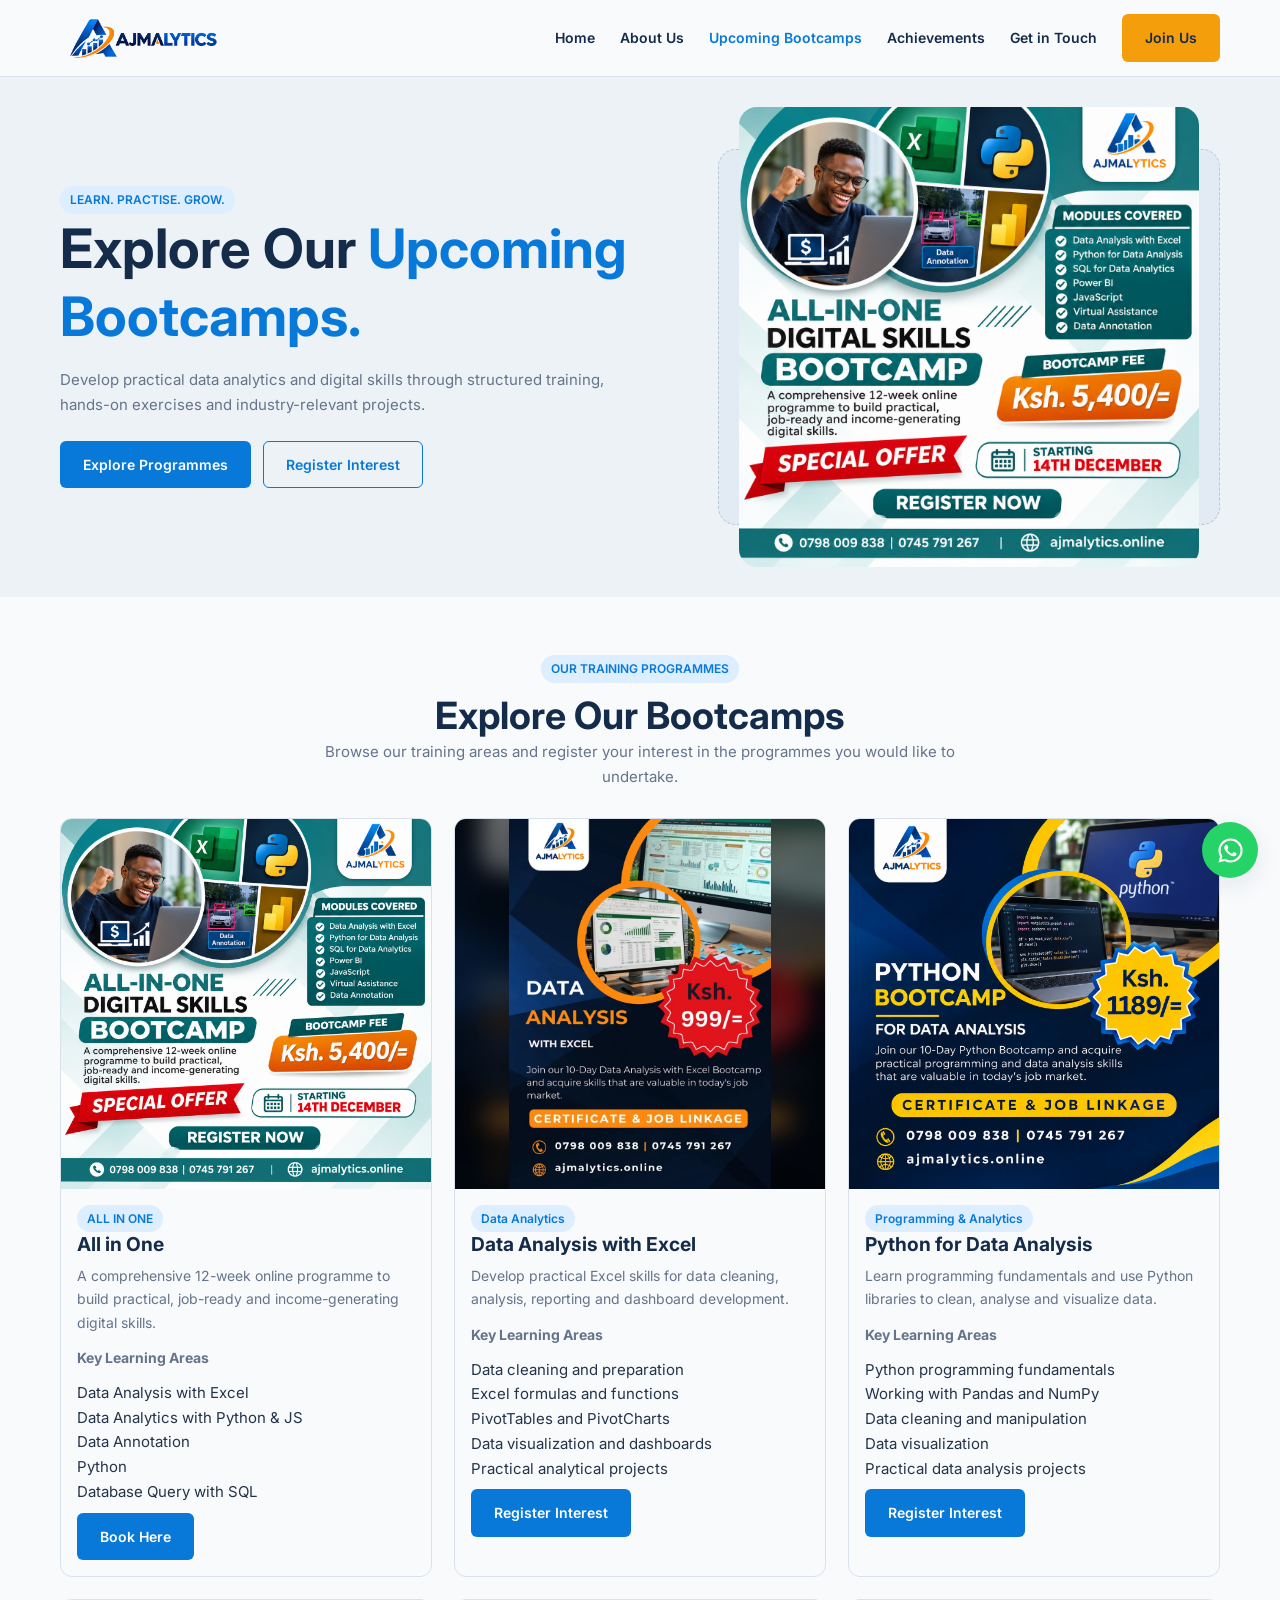
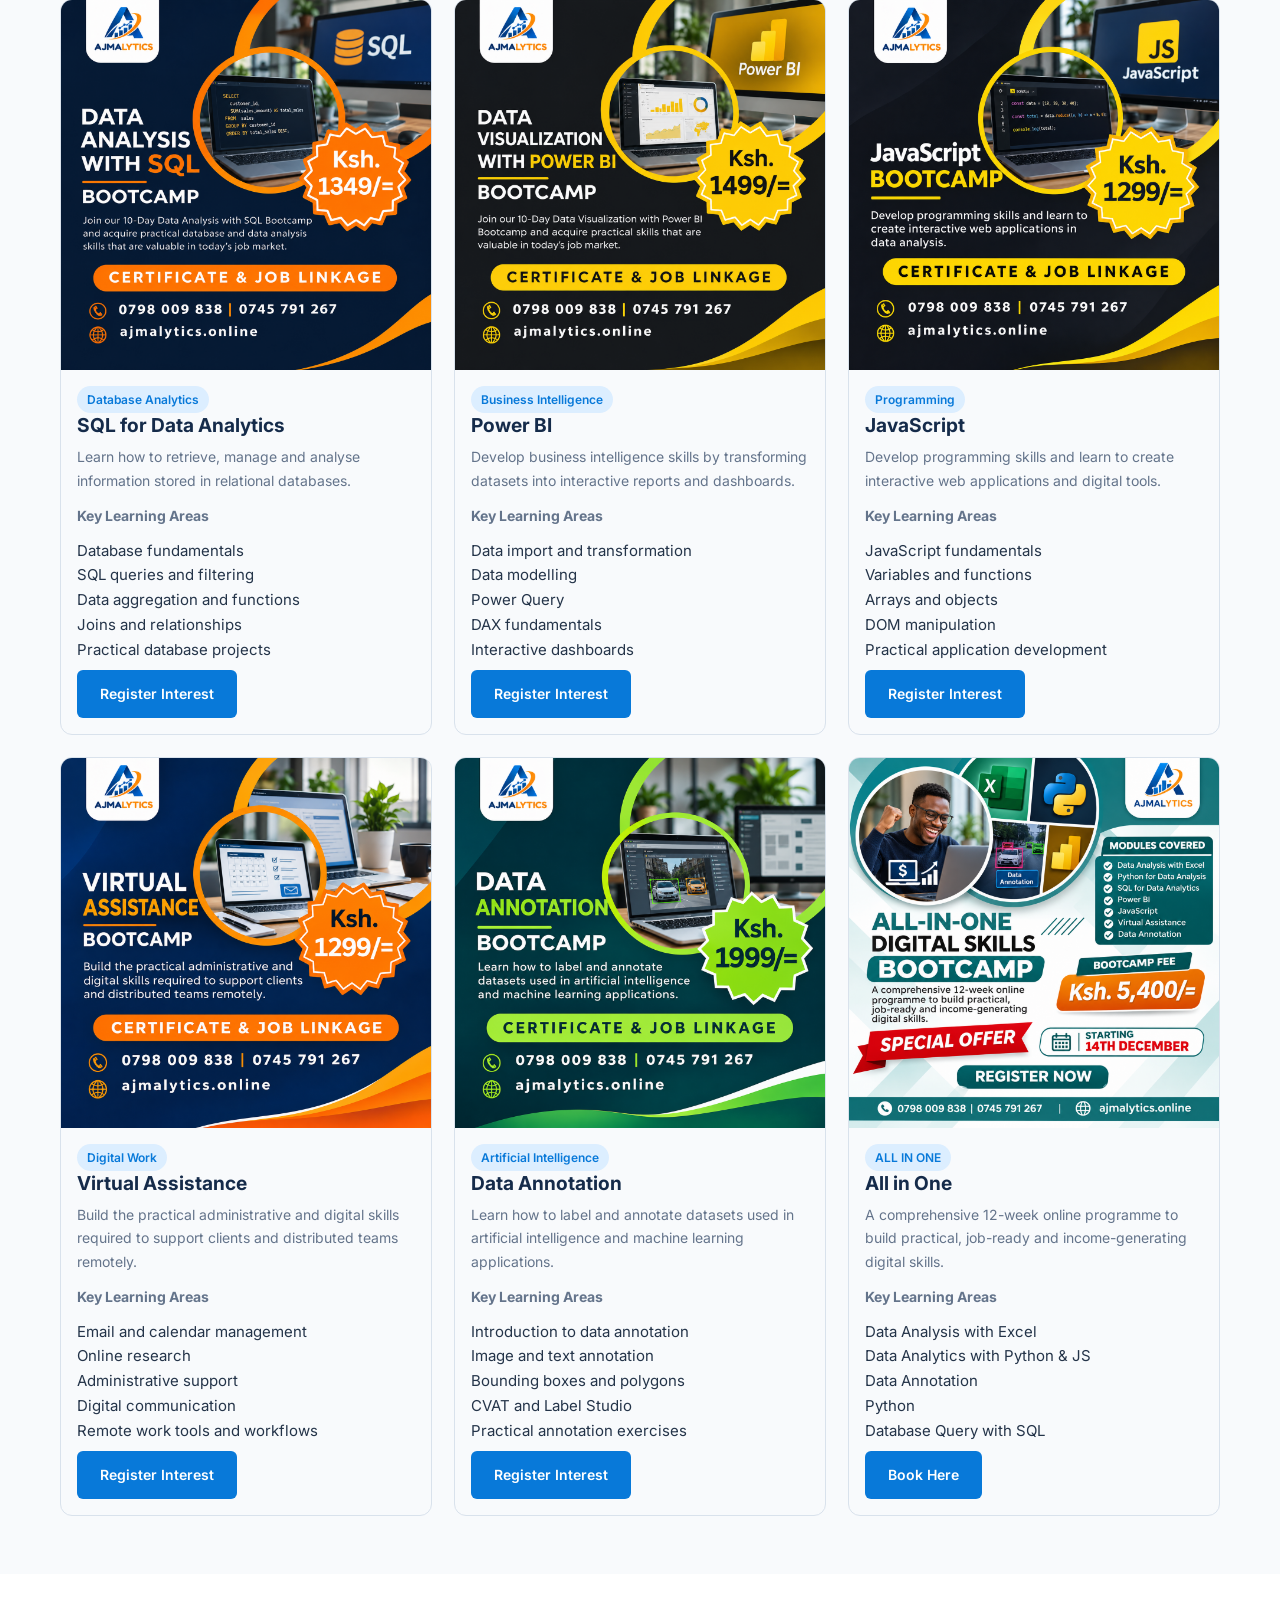
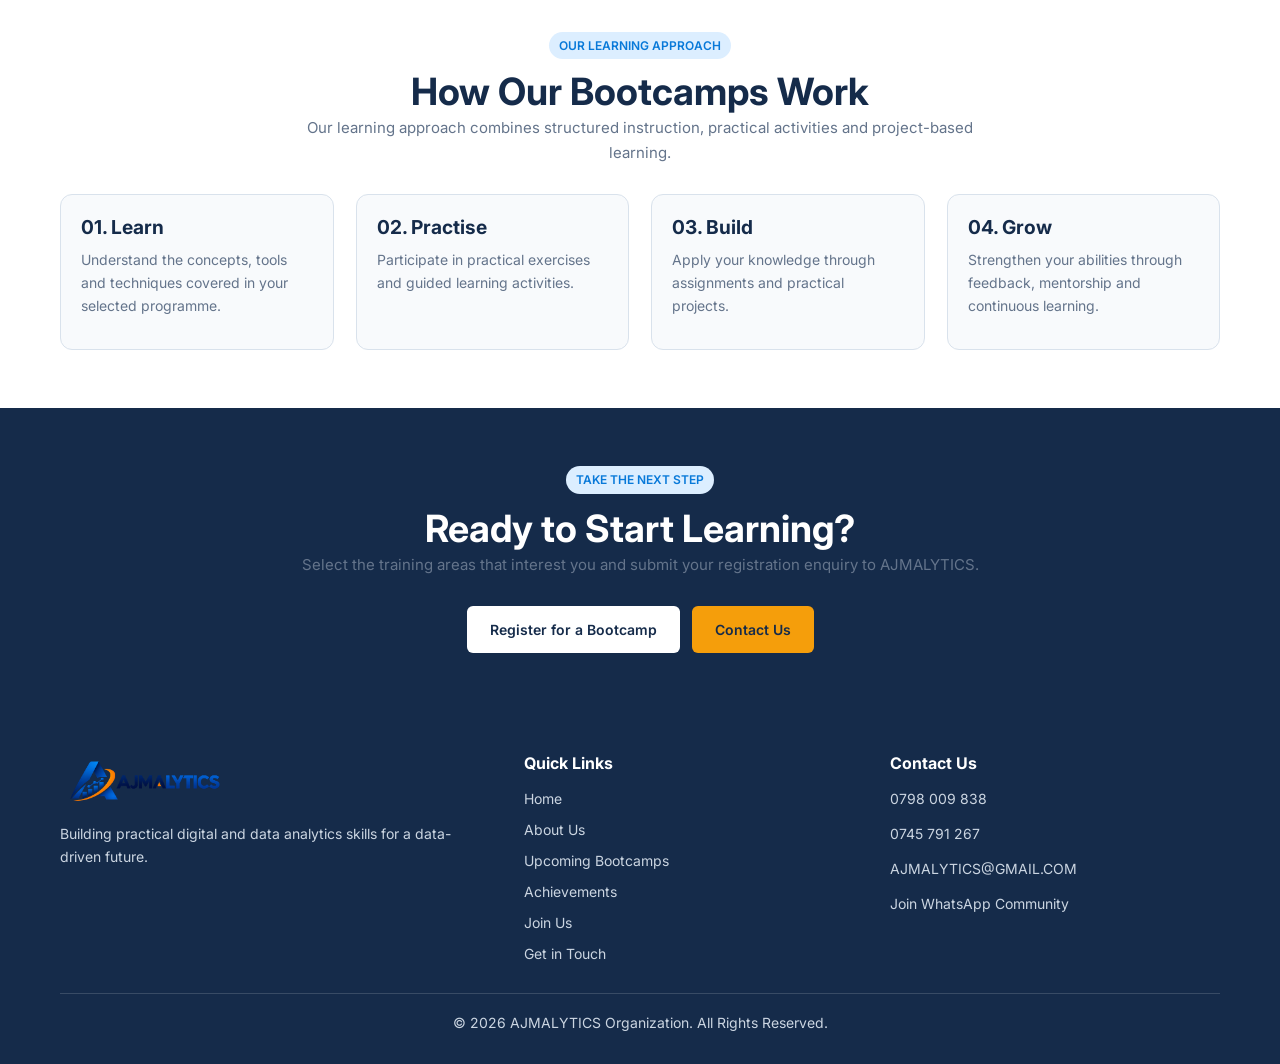
<file: bootcamps/index.html>
<!DOCTYPE html>
<html lang="en">
<head>
    <meta charset="UTF-8">
    <meta name="viewport" content="width=device-width, initial-scale=1.0">

    <title>Upcoming Bootcamps | AJMALYTICS - Data Analytics & Digital Skills</title>

    <meta name="description" content="Explore upcoming AJMALYTICS bootcamps in Excel, Python, SQL and other digital skills. Discover practical training opportunities and register your interest.">

    <meta name="keywords" content="AJMALYTICS Bootcamps, Excel Training, Python Training, SQL Training, Data Analytics Bootcamp, Digital Skills Training Kenya">

    <meta name="author" content="AJMALYTICS Organization">
    <meta name="robots" content="index, follow">
    <meta name="theme-color" content="#152B4A">

    <link rel="canonical" href="https://ajmalytics.online/bootcamps.html">

    <!-- Open Graph SEO -->
    <meta property="og:title" content="Upcoming Bootcamps | AJMALYTICS">
    <meta property="og:description" content="Explore practical data analytics and digital skills bootcamps offered by AJMALYTICS.">
    <meta property="og:type" content="website">
    <meta property="og:url" content="https://ajmalytics.online/bootcamps.html">
    <meta property="og:site_name" content="AJMALYTICS">
    <meta property="og:image" content="https://ajmalytics.online/assets/logo/ajmalytics-logo.png">

    <!-- Twitter SEO -->
    <meta name="twitter:card" content="summary_large_image">
    <meta name="twitter:title" content="Upcoming Bootcamps | AJMALYTICS">
    <meta name="twitter:description" content="Build practical data analytics and digital skills through AJMALYTICS bootcamps.">
    <meta name="twitter:image" content="https://ajmalytics.online/assets/logo/ajmalytics-logo.png">

    <!-- Favicon -->
    <link rel="icon" type="image/png" href="assets/logo/ajmalytics-logo.png">

    <!-- Google Fonts -->
    <link rel="preconnect" href="https://fonts.googleapis.com">
    <link rel="preconnect" href="https://fonts.gstatic.com" crossorigin>
    <link href="https://fonts.googleapis.com/css2?family=Inter:wght@400;500;600;700;800&display=swap" rel="stylesheet">

    <!-- Shared Stylesheet -->
    <link rel="stylesheet" href="../styles.css">

</head>

<body>

<!-- =================================================
     HEADER & NAVIGATION
================================================= -->

<header class="site-header">

    <div class="container navbar">

        <a href="../index.html#home" class="logo" aria-label="AJMALYTICS Home">
            <img src="../assets/logo/ajmalytics-logo.png"
                 alt="AJMALYTICS Organization Logo">
        </a>

        <button class="nav-toggle"
                id="navToggle"
                aria-label="Open navigation menu"
                aria-expanded="false"
                aria-controls="navMenu">
            ☰
        </button>

        <nav class="nav-menu" id="navMenu">

            <a href="../index.html#home">Home</a>

            <a href="../about/">About Us</a>

            <a href="../bootcamps/" class="active">Upcoming Bootcamps</a>

            <a href="../achievements/">Achievements</a>

            <a href="../contact/">Get in Touch</a>

            <a href="../index.html#join" class="btn btn-accent">Join Us</a>

        </nav>

    </div>

</header>


<main>

<!-- =================================================
     PAGE HERO
================================================= -->

<section class="hero">

    <div class="container hero-grid">

        <div class="hero-content">

            <span class="badge">LEARN. PRACTISE. GROW.</span>

            <h1>
                Explore Our
                <span class="text-blue">Upcoming Bootcamps.</span>
            </h1>

            <p>
                Develop practical data analytics and digital skills
                through structured training, hands-on exercises
                and industry-relevant projects.
            </p>

            <div class="hero-actions">

                <a href="../bootcamps/" class="btn btn-primary">
                    Explore Programmes
                </a>

                <a href="../index.html#join" class="btn btn-outline">
                    Register Interest
                </a>

            </div>

        </div>


        <div class="hero-image">

            <div style="
                min-height:320px;
                aspect-ratio:4/3;
                background:#E2EAF3;
                border:1px dashed #B8C7D8;
                border-radius:18px;
                display:flex;
                flex-direction:column;
                justify-content:center;
                align-items:center;
                text-align:center;
                padding:20px;
                color:#64748B;
            ">
<img
                    src="../assets/bootcamps/all-in-one.png"
                    alt="AJMALYTICS Data Annotation Training"
                    loading="lazy"
                    onerror="this.style.display='none';"
                >

            </div>

        </div>

    </div>

</section>


<!-- =================================================
     INTRODUCTION
================================================= -->
<!-- =================================================
     AVAILABLE BOOTCAMPS
================================================= -->

<section class="section-light" id="available-bootcamps">

    <div class="container">

        <div class="text-center">

            <span class="badge">OUR TRAINING PROGRAMMES</span>

            <h2 style="margin-top:10px;">
                Explore Our Bootcamps
            </h2>

            <p class="section-description" style="margin-inline:auto;">
                Browse our training areas and register your interest
                in the programmes you would like to undertake.
            </p>

        </div>


        <div class="grid grid-3">



            
            <article class="card bootcamp-card">

                <img
                    src="../assets/bootcamps/all-in-one.png"
                    alt="AJMALYTICS Data Annotation Training"
                    loading="lazy"
                    onerror="this.style.display='none';"
                >

                <div class="card-body">

                    <span class="badge">ALL IN ONE</span>

                    <h3 class="card-title">
                        All in One
                    </h3>

                    <p>
                        A comprehensive 12-week online programme to build practical, 
                        job-ready and income-generating digital skills.
                    </p>

                    <p><strong>Key Learning Areas</strong></p>

                    <ul>
                        <li>Data Analysis with Excel</li>
                        <li>Data Analytics with Python & JS</li>
                        <li>Data Annotation</li>
                        <li>Python</li>
                        <li>Database Query with SQL</li>
                    </ul>

                    <a href="../index.html#join" class="btn btn-primary">
                        Book Here
                    </a>

                </div>

            </article>


            <!-- EXCEL BOOTCAMP -->

            <article class="card bootcamp-card">

                <img
                    src="../assets/bootcamps/excel-bootcamp.png"
                    alt="AJMALYTICS Data Analysis with Excel Bootcamp"
                    loading="lazy"
                    onerror="this.style.display='none';"
                >

                <div class="card-body">

                    <span class="badge">Data Analytics</span>

                    <h3 class="card-title">
                        Data Analysis with Excel
                    </h3>

                    <p>
                        Develop practical Excel skills for data
                        cleaning, analysis, reporting and dashboard
                        development.
                    </p>

                    <p><strong>Key Learning Areas</strong></p>

                    <ul>
                        <li>Data cleaning and preparation</li>
                        <li>Excel formulas and functions</li>
                        <li>PivotTables and PivotCharts</li>
                        <li>Data visualization and dashboards</li>
                        <li>Practical analytical projects</li>
                    </ul>

                    <a href="../index.html#join" class="btn btn-primary">
                        Register Interest
                    </a>

                </div>

            </article>


            <!-- PYTHON BOOTCAMP -->

            <article class="card bootcamp-card">

                <img
                    src="../assets/bootcamps/python-bootcamp.png"
                    alt="AJMALYTICS Python for Data Analysis Bootcamp"
                    loading="lazy"
                    onerror="this.style.display='none';"
                >

                <div class="card-body">

                    <span class="badge">Programming & Analytics</span>

                    <h3 class="card-title">
                        Python for Data Analysis
                    </h3>

                    <p>
                        Learn programming fundamentals and use Python
                        libraries to clean, analyse and visualize data.
                    </p>

                    <p><strong>Key Learning Areas</strong></p>

                    <ul>
                        <li>Python programming fundamentals</li>
                        <li>Working with Pandas and NumPy</li>
                        <li>Data cleaning and manipulation</li>
                        <li>Data visualization</li>
                        <li>Practical data analysis projects</li>
                    </ul>

                    <a href="../index.html#join" class="btn btn-primary">
                        Register Interest
                    </a>

                </div>

            </article>


            <!-- SQL BOOTCAMP -->

            <article class="card bootcamp-card">

                <img
                    src="../assets/bootcamps/sql-bootcamp.png"
                    alt="AJMALYTICS SQL and Database Analytics Bootcamp"
                    loading="lazy"
                    onerror="this.style.display='none';"
                >

                <div class="card-body">

                    <span class="badge">Database Analytics</span>

                    <h3 class="card-title">
                        SQL for Data Analytics
                    </h3>

                    <p>
                        Learn how to retrieve, manage and analyse
                        information stored in relational databases.
                    </p>

                    <p><strong>Key Learning Areas</strong></p>

                    <ul>
                        <li>Database fundamentals</li>
                        <li>SQL queries and filtering</li>
                        <li>Data aggregation and functions</li>
                        <li>Joins and relationships</li>
                        <li>Practical database projects</li>
                    </ul>

                    <a href="../index.html#join" class="btn btn-primary">
                        Register Interest
                    </a>

                </div>

            </article>


            <!-- POWER BI BOOTCAMP -->

            <article class="card bootcamp-card">

                <img
                    src="../assets/bootcamps/power-bi-bootcamp.png"
                    alt="AJMALYTICS Power BI Training"
                    loading="lazy"
                    onerror="this.style.display='none';"
                >

                <div class="card-body">

                    <span class="badge">Business Intelligence</span>

                    <h3 class="card-title">
                        Power BI
                    </h3>

                    <p>
                        Develop business intelligence skills by
                        transforming datasets into interactive
                        reports and dashboards.
                    </p>

                    <p><strong>Key Learning Areas</strong></p>

                    <ul>
                        <li>Data import and transformation</li>
                        <li>Data modelling</li>
                        <li>Power Query</li>
                        <li>DAX fundamentals</li>
                        <li>Interactive dashboards</li>
                    </ul>

                    <a href="../index.html#join" class="btn btn-primary">
                        Register Interest
                    </a>

                </div>

            </article>


            <!-- JAVASCRIPT BOOTCAMP -->

            <article class="card bootcamp-card">

                <img
                    src="../assets/bootcamps/javascript-bootcamp.png"
                    alt="AJMALYTICS JavaScript Training"
                    loading="lazy"
                    onerror="this.style.display='none';"
                >

                <div class="card-body">

                    <span class="badge">Programming</span>

                    <h3 class="card-title">
                        JavaScript
                    </h3>

                    <p>
                        Develop programming skills and learn to create
                        interactive web applications and digital tools.
                    </p>

                    <p><strong>Key Learning Areas</strong></p>

                    <ul>
                        <li>JavaScript fundamentals</li>
                        <li>Variables and functions</li>
                        <li>Arrays and objects</li>
                        <li>DOM manipulation</li>
                        <li>Practical application development</li>
                    </ul>

                    <a href="../index.html#join" class="btn btn-primary">
                        Register Interest
                    </a>

                </div>

            </article>


            <!-- VIRTUAL ASSISTANT BOOTCAMP -->

            <article class="card bootcamp-card">

                <img
                    src="../assets/bootcamps/virtual-assistant-bootcamp.png"
                    alt="AJMALYTICS Virtual Assistant Training"
                    loading="lazy"
                    onerror="this.style.display='none';"
                >

                <div class="card-body">

                    <span class="badge">Digital Work</span>

                    <h3 class="card-title">
                        Virtual Assistance
                    </h3>

                    <p>
                        Build the practical administrative and digital
                        skills required to support clients and
                        distributed teams remotely.
                    </p>

                    <p><strong>Key Learning Areas</strong></p>

                    <ul>
                        <li>Email and calendar management</li>
                        <li>Online research</li>
                        <li>Administrative support</li>
                        <li>Digital communication</li>
                        <li>Remote work tools and workflows</li>
                    </ul>

                    <a href="../index.html#join" class="btn btn-primary">
                        Register Interest
                    </a>

                </div>

            </article>


            <!-- DATA ANNOTATION BOOTCAMP -->

            <article class="card bootcamp-card">

                <img
                    src="../assets/bootcamps/data-annotation-bootcamp.png"
                    alt="AJMALYTICS Data Annotation Training"
                    loading="lazy"
                    onerror="this.style.display='none';"
                >

                <div class="card-body">

                    <span class="badge">Artificial Intelligence</span>

                    <h3 class="card-title">
                        Data Annotation
                    </h3>

                    <p>
                        Learn how to label and annotate datasets
                        used in artificial intelligence and
                        machine learning applications.
                    </p>

                    <p><strong>Key Learning Areas</strong></p>

                    <ul>
                        <li>Introduction to data annotation</li>
                        <li>Image and text annotation</li>
                        <li>Bounding boxes and polygons</li>
                        <li>CVAT and Label Studio</li>
                        <li>Practical annotation exercises</li>
                    </ul>

                    <a href="../index.html#join" class="btn btn-primary">
                        Register Interest
                    </a>

                </div>

            </article>

              <!-- ALL IN ONE  -->

            <article class="card bootcamp-card">

                <img
                    src="../assets/bootcamps/all-in-one.png"
                    alt="AJMALYTICS Data Annotation Training"
                    loading="lazy"
                    onerror="this.style.display='none';"
                >

                <div class="card-body">

                    <span class="badge">ALL IN ONE</span>

                    <h3 class="card-title">
                        All in One
                    </h3>

                    <p>
                        A comprehensive 12-week online programme to build practical, 
                        job-ready and income-generating digital skills.
                    </p>

                    <p><strong>Key Learning Areas</strong></p>

                    <ul>
                        <li>Data Analysis with Excel</li>
                        <li>Data Analytics with Python & JS</li>
                        <li>Data Annotation</li>
                        <li>Python</li>
                        <li>Database Query with SQL</li>
                    </ul>

                    <a href="../index.html#join" class="btn btn-primary">
                        Book Here
                    </a>

                </div>

            </article>








        </div>

    </div>

</section>


<!-- =================================================
     HOW OUR BOOTCAMPS WORK
================================================= -->

<section class="section-white">

    <div class="container">

        <div class="text-center">

            <span class="badge">OUR LEARNING APPROACH</span>

            <h2 style="margin-top:10px;">
                How Our Bootcamps Work
            </h2>

            <p class="section-description" style="margin-inline:auto;">
                Our learning approach combines structured instruction,
                practical activities and project-based learning.
            </p>

        </div>


        <div class="grid grid-4">

            <div class="card">
                <div class="card-body">

                    <h3 class="card-title">01. Learn</h3>

                    <p>
                        Understand the concepts, tools and techniques
                        covered in your selected programme.
                    </p>

                </div>
            </div>


            <div class="card">
                <div class="card-body">

                    <h3 class="card-title">02. Practise</h3>

                    <p>
                        Participate in practical exercises and
                        guided learning activities.
                    </p>

                </div>
            </div>


            <div class="card">
                <div class="card-body">

                    <h3 class="card-title">03. Build</h3>

                    <p>
                        Apply your knowledge through assignments
                        and practical projects.
                    </p>

                </div>
            </div>


            <div class="card">
                <div class="card-body">

                    <h3 class="card-title">04. Grow</h3>

                    <p>
                        Strengthen your abilities through feedback,
                        mentorship and continuous learning.
                    </p>

                </div>
            </div>

        </div>

    </div>

</section>


<!-- =================================================
     REGISTRATION CTA
================================================= -->

<section class="section-dark">

    <div class="container text-center">

        <span class="badge">TAKE THE NEXT STEP</span>

        <h2 style="margin-top:12px;">
            Ready to Start Learning?
        </h2>

        <p class="section-description" style="margin-inline:auto;">
            Select the training areas that interest you and
            submit your registration enquiry to AJMALYTICS.
        </p>

        <div class="hero-actions" style="justify-content:center;">

            <a href="../index.html#join" class="btn btn-light">
                Register for a Bootcamp
            </a>

            <a href="../index.html#contact" class="btn btn-accent">
                Contact Us
            </a>

        </div>

    </div>

</section>

</main>


<!-- =================================================
     FOOTER
================================================= -->

<footer class="site-footer">

    <div class="container">

        <div class="footer-grid">


            <div>

                <a href="../index.html#home" class="footer-logo">

                    <img src="../assets/logo/ajmalytics-logo.png"
                         alt="AJMALYTICS Logo">

                </a>

                <p style="margin-top:14px;">
                    Building practical digital and data analytics
                    skills for a data-driven future.
                </p>

            </div>


            <div>

                <h3>Quick Links</h3>

                <div class="footer-links">

                    <a href="../index.html#home">Home</a>

                    <a href="../about/">About Us</a>

                    <a href="../bootcamps/">Upcoming Bootcamps</a>

                    <a href="../achievements/">Achievements</a>

                    <a href="../index.html#join">Join Us</a>

                    <a href="../contact/">Get in Touch</a>

                </div>

            </div>


            <div class="footer-contact">

                <h3>Contact Us</h3>

                <p>
                    <a href="tel:+254798009838">
                        0798 009 838
                    </a>
                </p>

                <p>
                    <a href="tel:+254745791267">
                        0745 791 267
                    </a>
                </p>

                <p>
                    <a href="mailto:AJMALYTICS@GMAIL.COM">
                        AJMALYTICS@GMAIL.COM
                    </a>
                </p>

                <p>
                    <a href="https://chat.whatsapp.com/DOqF2kmOy6NALZvugzkHZv"
                       target="_blank"
                       rel="noopener noreferrer">
                        Join WhatsApp Community
                    </a>
                </p>

            </div>


        </div>


        <div class="footer-bottom">

            <p>
                &copy; <span id="currentYear"></span>
                AJMALYTICS Organization.
                All Rights Reserved.
            </p>

        </div>

    </div>

</footer>


<!-- =================================================
     FLOATING WHATSAPP COMMUNITY BUTTON
================================================= -->

<a href="https://chat.whatsapp.com/DOqF2kmOy6NALZvugzkHZv"
   class="whatsapp-float"
   target="_blank"
   rel="noopener noreferrer"
   aria-label="Join AJMALYTICS WhatsApp Community">

    <svg xmlns="http://www.w3.org/2000/svg"
         width="29"
         height="29"
         viewBox="0 0 24 24"
         fill="currentColor"
         aria-hidden="true">

        <path d="M12.04 2C6.53 2 2.05 6.48 2.05 11.99c0 1.76.46 3.47 1.34 4.98L2 22l5.15-1.35a9.95 9.95 0 0 0 4.88 1.28h.01c5.51 0 10-4.48 10-9.99A9.94 9.94 0 0 0 12.04 2zm0 18.22h-.01a8.3 8.3 0 0 1-4.23-1.16l-.3-.18-3.06.8.82-2.98-.2-.31a8.28 8.28 0 0 1-1.27-4.4 8.25 8.25 0 0 1 8.25-8.25 8.2 8.2 0 0 1 5.84 2.42 8.2 8.2 0 0 1 2.42 5.84 8.26 8.26 0 0 1-8.26 8.22zm4.53-6.18c-.25-.13-1.48-.73-1.71-.81-.23-.08-.4-.13-.57.13-.17.25-.65.81-.8.97-.15.17-.3.19-.55.06-.25-.13-1.06-.39-2.02-1.25-.75-.67-1.25-1.5-1.4-1.75-.15-.25-.02-.39.11-.52.11-.11.25-.3.38-.44.13-.15.17-.25.25-.42.08-.17.04-.32-.02-.44-.06-.13-.57-1.38-.78-1.89-.2-.5-.41-.43-.57-.44h-.49c-.17 0-.44.06-.67.32-.23.25-.88.86-.88 2.11s.9 2.45 1.02 2.62c.13.17 1.77 2.71 4.29 3.8.6.26 1.07.41 1.43.52.6.19 1.14.16 1.57.1.48-.07 1.48-.6 1.69-1.18.21-.59.21-1.09.15-1.19-.06-.1-.23-.17-.48-.3z"/>

    </svg>

    <span class="whatsapp-tooltip">
        Join Our WhatsApp Group
    </span>

</a>


<!-- JAVASCRIPT -->
<script src="../action.js"></script>

</body>
</html>
</file>
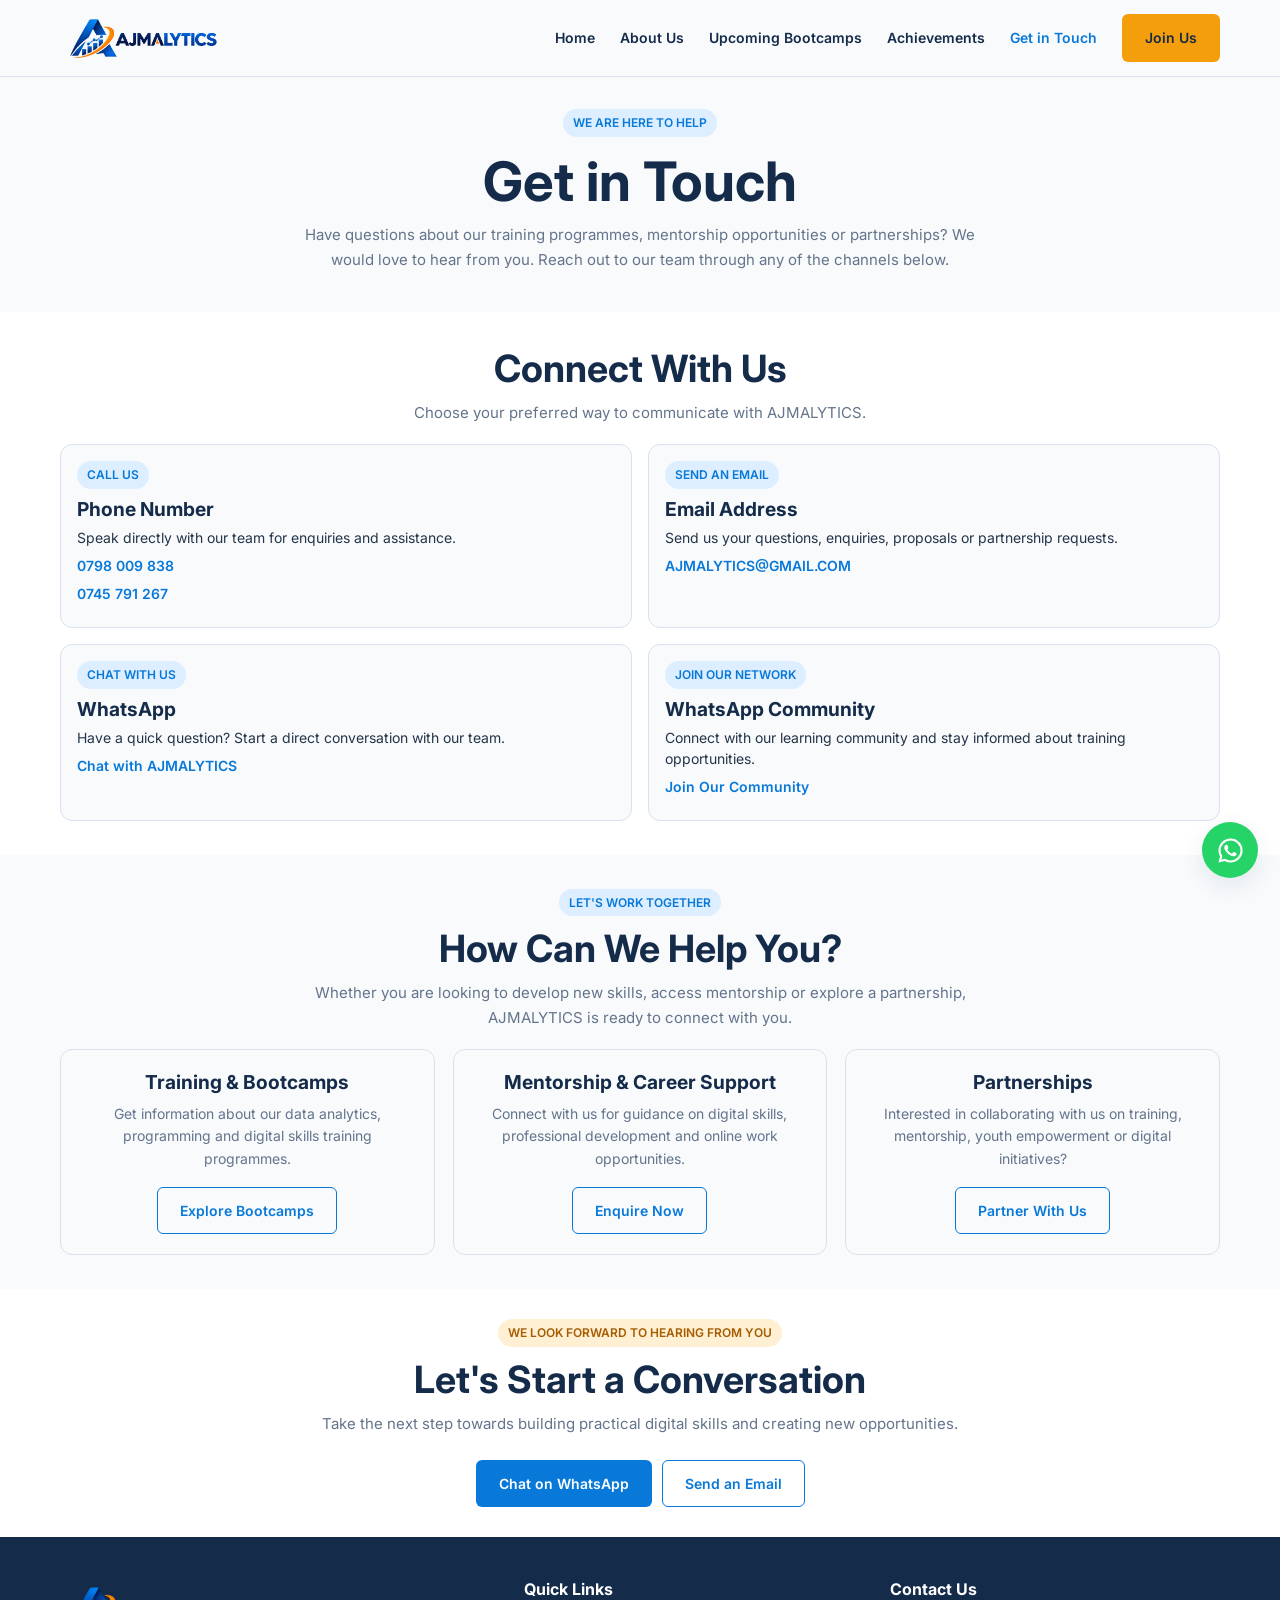
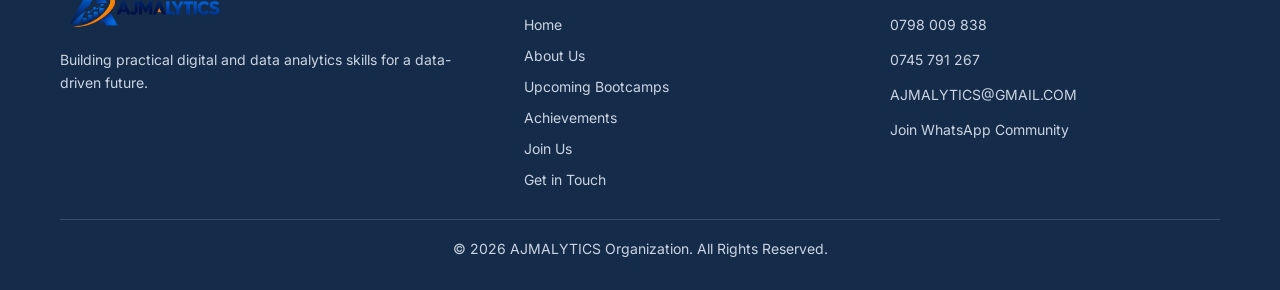
<file: contact/index.html>
<!DOCTYPE html>
<html lang="en">

<head>

    <meta charset="UTF-8">
    <meta name="viewport" content="width=device-width, initial-scale=1.0">

    <title>Get in Touch | AJMALYTICS</title>

    <meta name="description" content="Contact AJMALYTICS for information about data analytics training, digital skills bootcamps, mentorship, partnerships and career development opportunities.">

    <meta name="keywords" content="Contact AJMALYTICS, AJMALYTICS phone number, digital skills training Kenya, data analytics training, mentorship">

    <meta name="author" content="AJMALYTICS Organization">
    <meta name="theme-color" content="#152B4A">

    <!-- SEO -->
    <link rel="canonical" href="https://ajmalytics.online/contact.html">

    <!-- Social Sharing -->
    <meta property="og:title" content="Get in Touch | AJMALYTICS">
    <meta property="og:description" content="Connect with AJMALYTICS for training, mentorship, partnerships and digital skills opportunities.">
    <meta property="og:type" content="website">
    <meta property="og:url" content="https://ajmalytics.online/contact.html">
    <meta property="og:site_name" content="AJMALYTICS">
    <meta property="og:image" content="https://ajmalytics.online/assets/logo/ajmalytics-logo.png">

    <meta name="twitter:card" content="summary_large_image">
    <meta name="twitter:title" content="Get in Touch | AJMALYTICS">
    <meta name="twitter:description" content="Connect with AJMALYTICS for training and digital skills opportunities.">
    <meta name="twitter:image" content="https://ajmalytics.online/assets/logo/ajmalytics-logo.png">

    <!-- Main Stylesheet -->
    <link rel="stylesheet" href="../styles.css">

    <!-- Google Fonts -->
    <link rel="preconnect" href="https://fonts.googleapis.com">
    <link rel="preconnect" href="https://fonts.gstatic.com" crossorigin>

    <link href="https://fonts.googleapis.com/css2?family=Inter:wght@400;500;600;700;800&display=swap" rel="stylesheet">

    <!-- CONTACT PAGE STYLES -->
    <style>

        /* Compact contact page spacing */

        .contact-page section {
            padding: 34px 0;
        }

        .contact-page .contact-intro {
            padding: 32px 0 22px;
        }

        .contact-page .section-heading {
            margin-bottom: 8px;
        }

        .contact-page .section-description {
            margin-bottom: 18px;
        }

        /* Contact information cards */

        .contact-page .contact-grid {
            gap: 16px;
        }

        .contact-page .contact-item {
            padding: 16px;
            background: #F8FAFC;
        }

        .contact-page .contact-item h3 {
            margin-bottom: 6px;
        }

        .contact-page .contact-item p {
            margin-bottom: 7px;
            font-size: 14px;
            line-height: 1.5;
        }

        /* Help and service cards */

        .contact-page .help-grid {
            gap: 18px;
        }

        .contact-page .help-card {
            background: #F8FAFC;
            border: 1px solid #D9E2EC;
            border-radius: 12px;
        }

        .contact-page .help-card .card-body {
            padding: 20px;
        }

        .contact-page .help-card h3 {
            margin-bottom: 9px;
        }

        .contact-page .help-card p {
            font-size: 14px;
            line-height: 1.6;
        }

        /* Buttons */

        .contact-page .btn {
            margin-top: 5px;
        }

        .contact-page .contact-cta {
            padding: 30px 0;
        }

        .contact-page .hero-actions {
            justify-content: center;
            gap: 10px;
        }

        /* Tablet */

        @media (max-width: 768px) {

            .contact-page section {
                padding: 27px 0;
            }

            .contact-page .contact-intro {
                padding: 28px 0 18px;
            }

            .contact-page .contact-grid {
                gap: 13px;
            }

            .contact-page .contact-item {
                padding: 14px;
            }

            .contact-page .help-card .card-body {
                padding: 16px;
            }

        }

        /* Mobile */

        @media (max-width: 480px) {

            .contact-page section {
                padding: 23px 0;
            }

            .contact-page .contact-intro {
                padding: 25px 0 15px;
            }

            .contact-page .section-description {
                margin-bottom: 14px;
            }

            .contact-page .contact-grid,
            .contact-page .help-grid {
                grid-template-columns: 1fr;
                gap: 12px;
            }

            .contact-page .contact-item {
                padding: 13px;
            }

            .contact-page .contact-cta {
                padding: 25px 0;
            }

            .contact-page .hero-actions {
                flex-direction: column;
            }

            .contact-page .hero-actions .btn {
                width: 100%;
            }

        }

    </style>

</head>


<body>


<!-- =================================================
     HEADER & NAVIGATION
================================================= -->

<header class="site-header">

    <div class="container navbar">

        <a href="../index.html#home"
           class="logo"
           aria-label="AJMALYTICS Home">

            <img src="../assets/logo/ajmalytics-logo.png"
                 alt="AJMALYTICS Organization Logo">

        </a>


        <!-- Mobile Navigation -->
        <button class="nav-toggle"
                id="navToggle"
                aria-label="Open navigation menu"
                aria-expanded="false"
                aria-controls="navMenu">

            ☰

        </button>


        <!-- Navigation Links -->
        <nav class="nav-menu" id="navMenu">

            <a href="../index.html#home">
                Home
            </a>

            <a href="../about/">
                About Us
            </a>

            <a href="../bootcamps/">
                Upcoming Bootcamps
            </a>

            <a href="../achievements/">
                Achievements
            </a>

            <a href="contact.html"
               class="active"
               aria-current="page">

                Get in Touch

            </a>

            <a href="../index.html#join" class="btn btn-accent">
                Join Us
            </a>

        </nav>

    </div>

</header>



<main class="contact-page">


<!-- =================================================
     CONTACT INTRODUCTION
================================================= -->

<section class="section-light contact-intro">

    <div class="container">

        <div class="text-center">

            <span class="badge">
                WE ARE HERE TO HELP
            </span>

            <h1 class="section-heading" style="margin-top:10px;">
                Get in Touch
            </h1>

            <p class="section-description" style="margin-inline:auto;">

                Have questions about our training programmes,
                mentorship opportunities or partnerships?

                We would love to hear from you. Reach out to our team
                through any of the channels below.

            </p>

        </div>

    </div>

</section>



<!-- =================================================
     CONTACT INFORMATION
================================================= -->

<section class="section-white">

    <div class="container">

        <div class="text-center">

            <h2 class="section-heading">
                Connect With Us
            </h2>

            <p class="section-description" style="margin-inline:auto;">

                Choose your preferred way to communicate with AJMALYTICS.

            </p>

        </div>


        <div class="contact-grid">


            <!-- PHONE -->

            <div class="contact-item">

                <div>

                    <span class="badge">
                        CALL US
                    </span>

                    <h3 style="margin-top:8px;">
                        Phone Number
                    </h3>

                    <p>
                        Speak directly with our team for enquiries
                        and assistance.
                    </p>

                    <p>
                        <a href="tel:+254798009838">
                            0798 009 838
                        </a>
                    </p>

                    <p>
                        <a href="tel:+254745791267">
                            0745 791 267
                        </a>
                    </p>

                </div>

            </div>



            <!-- EMAIL -->

            <div class="contact-item">

                <div>

                    <span class="badge">
                        SEND AN EMAIL
                    </span>

                    <h3 style="margin-top:8px;">
                        Email Address
                    </h3>

                    <p>
                        Send us your questions, enquiries,
                        proposals or partnership requests.
                    </p>

                    <p>
                        <a href="mailto:AJMALYTICS@GMAIL.COM">
                            AJMALYTICS@GMAIL.COM
                        </a>
                    </p>

                </div>

            </div>



            <!-- WHATSAPP -->

            <div class="contact-item">

                <div>

                    <span class="badge">
                        CHAT WITH US
                    </span>

                    <h3 style="margin-top:8px;">
                        WhatsApp
                    </h3>

                    <p>
                        Have a quick question? Start a direct
                        conversation with our team.
                    </p>

                    <p>
                        <a href="https://wa.me/254798009838"
                           target="_blank"
                           rel="noopener noreferrer">

                            Chat with AJMALYTICS

                        </a>
                    </p>

                </div>

            </div>



            <!-- COMMUNITY -->

            <div class="contact-item">

                <div>

                    <span class="badge">
                        JOIN OUR NETWORK
                    </span>

                    <h3 style="margin-top:8px;">
                        WhatsApp Community
                    </h3>

                    <p>
                        Connect with our learning community and
                        stay informed about training opportunities.
                    </p>

                    <p>
                        <a href="https://chat.whatsapp.com/DOqF2kmOy6NALZvugzkHZv"
                           target="_blank"
                           rel="noopener noreferrer">

                            Join Our Community

                        </a>
                    </p>

                </div>

            </div>


        </div>

    </div>

</section>



<!-- =================================================
     HOW WE CAN HELP
================================================= -->

<section class="section-light">

    <div class="container">

        <div class="text-center">

            <span class="badge">
                LET'S WORK TOGETHER
            </span>

            <h2 class="section-heading" style="margin-top:10px;">
                How Can We Help You?
            </h2>

            <p class="section-description" style="margin-inline:auto;">

                Whether you are looking to develop new skills,
                access mentorship or explore a partnership,
                AJMALYTICS is ready to connect with you.

            </p>

        </div>


        <div class="grid grid-3 help-grid">


            <!-- TRAINING -->

            <article class="card help-card">

                <div class="card-body text-center">

                    <h3 class="card-title">
                        Training &amp; Bootcamps
                    </h3>

                    <p>

                        Get information about our data analytics,
                        programming and digital skills training programmes.

                    </p>

                    <a href="../bootcamps/" class="btn btn-outline">

                        Explore Bootcamps

                    </a>

                </div>

            </article>



            <!-- MENTORSHIP -->

            <article class="card help-card">

                <div class="card-body text-center">

                    <h3 class="card-title">
                        Mentorship &amp; Career Support
                    </h3>

                    <p>

                        Connect with us for guidance on digital skills,
                        professional development and online work opportunities.

                    </p>

                    <a href="https://wa.me/254798009838?text=Hello%20AJMALYTICS%2C%20I%20would%20like%20to%20enquire%20about%20mentorship%20and%20career%20support."

                       class="btn btn-outline"
                       target="_blank"
                       rel="noopener noreferrer">

                        Enquire Now

                    </a>

                </div>

            </article>



            <!-- PARTNERSHIPS -->

            <article class="card help-card">

                <div class="card-body text-center">

                    <h3 class="card-title">
                        Partnerships
                    </h3>

                    <p>

                        Interested in collaborating with us on training,
                        mentorship, youth empowerment or digital initiatives?

                    </p>

                    <a href="mailto:AJMALYTICS@GMAIL.COM?subject=Partnership%20Enquiry"

                       class="btn btn-outline">

                        Partner With Us

                    </a>

                </div>

            </article>


        </div>

    </div>

</section>



<!-- =================================================
     FINAL CALL TO ACTION
================================================= -->

<section class="section-white contact-cta">

    <div class="container text-center">

        <span class="badge badge-orange">
            WE LOOK FORWARD TO HEARING FROM YOU
        </span>

        <h2 class="section-heading" style="margin-top:10px;">

            Let's Start a Conversation

        </h2>

        <p class="section-description" style="margin-inline:auto;">

            Take the next step towards building practical digital
            skills and creating new opportunities.

        </p>

        <div class="hero-actions">

            <a href="https://wa.me/254798009838"
               class="btn btn-primary"
               target="_blank"
               rel="noopener noreferrer">

                Chat on WhatsApp

            </a>

            <a href="mailto:AJMALYTICS@GMAIL.COM"
               class="btn btn-outline">

                Send an Email

            </a>

        </div>

    </div>

</section>


</main>



<!-- =================================================
     FOOTER
================================================= -->

<footer class="site-footer">

    <div class="container">

        <div class="footer-grid">


            <!-- ORGANIZATION INFORMATION -->

            <div>

                <a href="../index.html#home" class="footer-logo">

                    <img src="../assets/logo/ajmalytics-logo.png"
                         alt="AJMALYTICS Logo">

                </a>

                <p style="margin-top:14px;">

                    Building practical digital and data analytics
                    skills for a data-driven future.

                </p>

            </div>



            <!-- QUICK LINKS -->

            <div>

                <h3>Quick Links</h3>

                <div class="footer-links">

                    <a href="../index.html#home">
                        Home
                    </a>

                    <a href="../about/">
                        About Us
                    </a>

                    <a href="../bootcamps/">
                        Upcoming Bootcamps
                    </a>

                    <a href="../achievements/">
                        Achievements
                    </a>

                    <a href="../index.html#join">
                        Join Us
                    </a>

                    <a href="../contact/">
                        Get in Touch
                    </a>

                </div>

            </div>



            <!-- CONTACT INFORMATION -->

            <div class="footer-contact">

                <h3>Contact Us</h3>

                <p>
                    <a href="tel:+254798009838">
                        0798 009 838
                    </a>
                </p>

                <p>
                    <a href="tel:+254745791267">
                        0745 791 267
                    </a>
                </p>

                <p>
                    <a href="mailto:AJMALYTICS@GMAIL.COM">
                        AJMALYTICS@GMAIL.COM
                    </a>
                </p>

                <p>

                    <a href="https://chat.whatsapp.com/DOqF2kmOy6NALZvugzkHZv"
                       target="_blank"
                       rel="noopener noreferrer">

                        Join WhatsApp Community

                    </a>

                </p>

            </div>


        </div>



        <!-- COPYRIGHT -->

        <div class="footer-bottom">

            <p>

                &copy; <span id="currentYear"></span>
                AJMALYTICS Organization.
                All Rights Reserved.

            </p>

        </div>

    </div>

</footer>



<!-- =================================================
     FLOATING WHATSAPP COMMUNITY BUTTON
================================================= -->

<a href="https://chat.whatsapp.com/DOqF2kmOy6NALZvugzkHZv"

   class="whatsapp-float"

   target="_blank"

   rel="noopener noreferrer"

   aria-label="Join AJMALYTICS WhatsApp Community">


    <!-- WhatsApp Icon -->

    <svg xmlns="http://www.w3.org/2000/svg"
         width="29"
         height="29"
         viewBox="0 0 24 24"
         fill="currentColor"
         aria-hidden="true">

        <path d="M12.04 2C6.53 2 2.05 6.48 2.05 11.99c0 1.76.46 3.47 1.34 4.98L2 22l5.15-1.35a9.95 9.95 0 0 0 4.88 1.28h.01c5.51 0 10-4.48 10-9.99A9.94 9.94 0 0 0 12.04 2zm0 18.22h-.01a8.3 8.3 0 0 1-4.23-1.16l-.3-.18-3.06.8.82-2.98-.2-.31a8.28 8.28 0 0 1-1.27-4.4 8.25 8.25 0 0 1 8.25-8.25 8.2 8.2 0 0 1 5.84 2.42 8.2 8.2 0 0 1 2.42 5.84 8.26 8.26 0 0 1-8.26 8.22zm4.53-6.18c-.25-.13-1.48-.73-1.71-.81-.23-.08-.4-.13-.57.13-.17.25-.65.81-.8.97-.15.17-.3.19-.55.06-.25-.13-1.06-.39-2.02-1.25-.75-.67-1.25-1.5-1.4-1.75-.15-.25-.02-.39.11-.52.11-.11.25-.3.38-.44.13-.15.17-.3.25-.42.08-.17.04-.32-.02-.44-.06-.13-.57-1.38-.78-1.89-.2-.5-.41-.43-.57-.44h-.49c-.17 0-.44.06-.67.32-.23.25-.88.86-.88 2.11s.9 2.45 1.02 2.62c.13.17 1.77 2.71 4.29 3.8.6.26 1.07.41 1.43.52.6.19 1.14.16 1.57.1.48-.07 1.48-.6 1.69-1.18.21-.59.21-1.09.15-1.19-.06-.1-.23-.17-.48-.3z"/>

    </svg>


    <span class="whatsapp-tooltip">
        Join Our WhatsApp Group
    </span>

</a>



<!-- JAVASCRIPT -->

<script src="../action.js"></script>


</body>
</html>
</file>
<file: styles.css>
/* =====================================================
   AJMALYTICS ORGANIZATION
   GLOBAL WEBSITE STYLESHEET
   Version: 1.0
   ===================================================== */

/* 1. BRAND VARIABLES */

:root {
    --primary: #152B4A;
    --secondary: #0879D9;
    --accent: #F59E0B;

    --background: #EDF2F7;
    --surface: #F8FAFC;
    --white: #FFFFFF;

    --text: #243449;
    --muted: #64748B;
    --border: #D9E2EC;

    --whatsapp: #25D366;

    --shadow-sm: 0 2px 8px rgba(21, 43, 74, 0.06);
    --shadow-md: 0 8px 24px rgba(21, 43, 74, 0.09);
    --shadow-lg: 0 15px 40px rgba(21, 43, 74, 0.12);

    --radius-sm: 6px;
    --radius-md: 12px;
    --radius-lg: 18px;

    --container: 1160px;

    --transition: all 0.25s ease;
}


/* 2. RESET */

* {
    margin: 0;
    padding: 0;
    box-sizing: border-box;
}

html {
    scroll-behavior: smooth;
    scroll-padding-top: 85px;
}

body {
    font-family: 'Inter', 'Segoe UI', Arial, sans-serif;
    background: var(--background);
    color: var(--text);
    font-size: 15px;
    line-height: 1.65;
    overflow-x: hidden;
}

img {
    display: block;
    max-width: 100%;
    height: auto;
}

a {
    text-decoration: none;
    color: inherit;
    transition: var(--transition);
}

button,
input,
select,
textarea {
    font: inherit;
}

button {
    cursor: pointer;
}

ul {
    list-style: none;
}

.container {
    width: min(92%, var(--container));
    margin-inline: auto;
}


/* 3. TYPOGRAPHY */

h1, h2, h3, h4, h5 {
    color: var(--primary);
    font-weight: 700;
    line-height: 1.25;
}

h1 {
    font-size: clamp(2rem, 4.5vw, 3.4rem);
}

h2 {
    font-size: clamp(1.65rem, 3vw, 2.35rem);
}

h3 {
    font-size: 1.2rem;
}

p {
    margin-bottom: 12px;
}

.text-primary {
    color: var(--primary);
}

.text-blue {
    color: var(--secondary);
}

.text-orange {
    color: var(--accent);
}

.text-muted {
    color: var(--muted);
}

.text-center {
    text-align: center;
}

.section-heading {
    margin-bottom: 10px;
}

.section-description {
    max-width: 680px;
    color: var(--muted);
    margin-bottom: 28px;
}


/* 4. GENERAL SECTIONS */

section {
    padding: 58px 0;
}

.section-light {
    background: var(--surface);
}

.section-white {
    background: var(--white);
}

.section-dark {
    background: var(--primary);
    color: var(--white);
}

.section-dark h1,
.section-dark h2,
.section-dark h3 {
    color: var(--white);
}


/* 5. NAVIGATION BAR */

.site-header {
    width: 100%;
    background: rgba(248, 250, 252, 0.97);
    border-bottom: 1px solid var(--border);
    position: sticky;
    top: 0;
    z-index: 1000;
    backdrop-filter: blur(12px);
}

.navbar {
    min-height: 76px;
    display: flex;
    align-items: center;
    justify-content: space-between;
    gap: 24px;
}

.logo {
    display: inline-flex;
    align-items: center;
    flex-shrink: 0;
}

.logo img {
    width: auto;
    max-width: 190px;
    height: 54px;
    object-fit: contain;
}

.nav-menu {
    display: flex;
    align-items: center;
    gap: 25px;
}

.nav-menu a {
    color: var(--primary);
    font-size: 14px;
    font-weight: 600;
}

.nav-menu a:hover,
.nav-menu a.active {
    color: var(--secondary);
}

.nav-toggle {
    display: none;
    background: transparent;
    border: 0;
    color: var(--primary);
    font-size: 26px;
}


/* 6. BUTTONS */

.btn {
    display: inline-flex;
    justify-content: center;
    align-items: center;
    gap: 8px;
    padding: 11px 22px;
    border: 1px solid transparent;
    border-radius: var(--radius-sm);
    font-weight: 600;
    font-size: 14px;
    transition: var(--transition);
    text-align: center;
}

.btn-primary {
    background: var(--secondary);
    color: var(--white);
}

.btn-primary:hover {
    background: var(--primary);
    color: var(--white);
    transform: translateY(-2px);
}

.btn-accent {
    background: var(--accent);
    color: var(--primary);
}

.btn-accent:hover {
    background: #E58B00;
    transform: translateY(-2px);
}

.btn-outline {
    border-color: var(--secondary);
    color: var(--secondary);
    background: transparent;
}

.btn-outline:hover {
    background: var(--secondary);
    color: var(--white);
}

.btn-light {
    background: var(--white);
    color: var(--primary);
}


/* 7. HERO SECTION */

.hero {
    padding: 72px 0;
    background: var(--background);
}

.hero-grid {
    display: grid;
    grid-template-columns: 1.1fr 0.9fr;
    align-items: center;
    gap: 45px;
}

.hero-content h1 {
    margin-bottom: 18px;
}

.hero-content p {
    color: var(--muted);
    max-width: 570px;
    margin-bottom: 24px;
}

.hero-actions {
    display: flex;
    flex-wrap: wrap;
    gap: 12px;
}

.hero-image img {
    width: 100%;
    border-radius: var(--radius-lg);
    object-fit: cover;
}


/* 8. GENERAL CARDS */

.card {
    background: var(--surface);
    border: 1px solid var(--border);
    border-radius: var(--radius-md);
    overflow: hidden;
    transition: var(--transition);
}

.card:hover {
    transform: translateY(-4px);
    box-shadow: var(--shadow-md);
}

.card-body {
    padding: 20px;
}

.card-title {
    margin-bottom: 9px;
}

.card p {
    color: var(--muted);
    font-size: 14px;
}


/* 9. REUSABLE GRID */

.grid {
    display: grid;
    gap: 22px;
}

.grid-2 {
    grid-template-columns: repeat(2, minmax(0, 1fr));
}

.grid-3 {
    grid-template-columns: repeat(3, minmax(0, 1fr));
}

.grid-4 {
    grid-template-columns: repeat(4, minmax(0, 1fr));
}


/* 10. BOOTCAMP SECTION */

.bootcamp-card img {
    width: 100%;
    aspect-ratio: 1 / 1;
    object-fit: cover;
}

.bootcamp-card .card-body {
    padding: 16px;
}

.bootcamp-card h3 {
    margin-bottom: 8px;
}

.bootcamp-card .btn {
    margin-top: 8px;
}


/* 11. ACHIEVEMENTS AND GALLERY */

.gallery-grid {
    display: grid;
    grid-template-columns: repeat(3, minmax(0, 1fr));
    gap: 15px;
}

.gallery-item {
    overflow: hidden;
    border-radius: var(--radius-md);
    background: var(--surface);
}

.gallery-item img {
    width: 100%;
    aspect-ratio: 1 / 1;
    object-fit: cover;
    transition: var(--transition);
}

.gallery-item:hover img {
    transform: scale(1.04);
}


/* 12. FORMS AND REGISTRATION */

.form-container {
    max-width: 720px;
    margin: auto;
    padding: 28px;
    background: var(--surface);
    border: 1px solid var(--border);
    border-radius: var(--radius-lg);
    box-shadow: var(--shadow-sm);
}

.form-group {
    margin-bottom: 17px;
}

.form-group label {
    display: block;
    margin-bottom: 6px;
    color: var(--primary);
    font-size: 14px;
    font-weight: 600;
}

.form-control {
    width: 100%;
    padding: 11px 13px;
    background: var(--white);
    border: 1px solid var(--border);
    border-radius: var(--radius-sm);
    outline: none;
    color: var(--text);
    font-size: 14px;
    transition: var(--transition);
}

.form-control:focus {
    border-color: var(--secondary);
    box-shadow: 0 0 0 3px rgba(8, 121, 217, 0.1);
}

.form-control::placeholder {
    color: #94A3B8;
}

.checkbox-group {
    display: grid;
    grid-template-columns: repeat(2, minmax(0, 1fr));
    gap: 12px;
}

.checkbox-item {
    display: flex;
    align-items: center;
    gap: 9px;
    font-size: 14px;
}

.checkbox-item input {
    accent-color: var(--secondary);
    width: 17px;
    height: 17px;
}

.form-submit {
    width: 100%;
    margin-top: 10px;
}


/* 13. CONTACT SECTION */

.contact-grid {
    display: grid;
    grid-template-columns: repeat(2, minmax(0, 1fr));
    gap: 22px;
}

.contact-item {
    display: flex;
    align-items: flex-start;
    gap: 13px;
    padding: 18px;
    background: var(--surface);
    border: 1px solid var(--border);
    border-radius: var(--radius-md);
}

.contact-item a {
    color: var(--secondary);
    font-weight: 600;
    overflow-wrap: anywhere;
}

.contact-item a:hover {
    text-decoration: underline;
}


/* 14. FOOTER */

.site-footer {
    background: var(--primary);
    color: #CBD5E1;
    padding: 42px 0 18px;
}

.footer-grid {
    display: grid;
    grid-template-columns: 1.3fr 1fr 1fr;
    gap: 35px;
    padding-bottom: 28px;
}

.footer-logo img {
    width: auto;
    max-width: 175px;
    height: 55px;
    object-fit: contain;
}

.site-footer h3 {
    color: var(--white);
    font-size: 16px;
    margin-bottom: 14px;
}

.site-footer p {
    font-size: 14px;
}

.footer-links {
    display: grid;
    gap: 8px;
}

.footer-links a {
    font-size: 14px;
}

.footer-links a:hover {
    color: var(--accent);
}

.footer-contact a {
    color: #CBD5E1;
}

.footer-contact a:hover {
    color: var(--accent);
}

.footer-bottom {
    border-top: 1px solid rgba(255,255,255,0.15);
    padding-top: 17px;
    text-align: center;
    font-size: 13px;
}


/* 15. FLOATING WHATSAPP BUTTON */

.whatsapp-float {
    position: fixed;
    right: 22px;
    bottom: 22px;
    width: 56px;
    height: 56px;
    display: flex;
    justify-content: center;
    align-items: center;
    background: var(--whatsapp);
    color: var(--white);
    border-radius: 50%;
    font-size: 28px;
    box-shadow: var(--shadow-md);
    z-index: 1100;
    transition: var(--transition);
}

.whatsapp-float:hover {
    background: #1DA851;
    color: var(--white);
    transform: scale(1.08);
}

.whatsapp-tooltip {
    position: absolute;
    right: 68px;
    background: var(--primary);
    color: var(--white);
    padding: 7px 12px;
    border-radius: 5px;
    font-size: 12px;
    white-space: nowrap;
    opacity: 0;
    visibility: hidden;
    transition: var(--transition);
}

.whatsapp-float:hover .whatsapp-tooltip {
    opacity: 1;
    visibility: visible;
}


/* 16. BADGES AND LABELS */

.badge {
    display: inline-block;
    padding: 4px 10px;
    border-radius: 30px;
    background: #DCEEFF;
    color: var(--secondary);
    font-size: 12px;
    font-weight: 600;
}

.badge-orange {
    background: #FFF0D4;
    color: #A65D00;
}


/* 17. UTILITY CLASSES */

.flex {
    display: flex;
}

.flex-center {
    display: flex;
    align-items: center;
    justify-content: center;
}

.flex-between {
    display: flex;
    align-items: center;
    justify-content: space-between;
}

.gap-sm {
    gap: 10px;
}

.gap-md {
    gap: 20px;
}

.gap-lg {
    gap: 30px;
}

.mt-1 {
    margin-top: 10px;
}

.mt-2 {
    margin-top: 20px;
}

.mb-1 {
    margin-bottom: 10px;
}

.mb-2 {
    margin-bottom: 20px;
}

.hidden {
    display: none;
}


/* 18. TABLET RESPONSIVENESS */

@media (max-width: 992px) {

    .nav-menu {
        gap: 15px;
    }

    .hero-grid {
        gap: 25px;
    }

    .grid-4 {
        grid-template-columns: repeat(2, minmax(0, 1fr));
    }

    .grid-3 {
        grid-template-columns: repeat(2, minmax(0, 1fr));
    }

    .footer-grid {
        grid-template-columns: repeat(2, minmax(0, 1fr));
    }
}


/* 19. MOBILE RESPONSIVENESS */

@media (max-width: 768px) {

    .container {
        width: 92%;
    }

    section {
        padding: 42px 0;
    }

    .navbar {
        min-height: 66px;
    }

    .logo img {
        height: 45px;
        max-width: 155px;
    }

    .nav-toggle {
        display: block;
    }

    .nav-menu {
        display: none;
        position: absolute;
        top: 66px;
        left: 0;
        width: 100%;
        padding: 18px 4%;
        background: var(--surface);
        border-bottom: 1px solid var(--border);
        box-shadow: var(--shadow-md);
        flex-direction: column;
        align-items: stretch;
        gap: 0;
    }

    .nav-menu.active {
        display: flex;
    }

    .nav-menu a {
        display: block;
        padding: 11px 0;
        border-bottom: 1px solid var(--border);
    }

    .nav-menu .btn {
        margin-top: 12px;
    }

    .hero {
        padding: 45px 0;
    }

    .hero-grid {
        grid-template-columns: 1fr;
        gap: 25px;
    }

    .hero-image {
        order: -1;
    }

    .grid-2,
    .grid-3,
    .grid-4 {
        grid-template-columns: repeat(2, minmax(0, 1fr));
    }

    .gallery-grid {
        grid-template-columns: repeat(2, minmax(0, 1fr));
    }

    .contact-grid {
        grid-template-columns: 1fr;
    }

    .footer-grid {
        grid-template-columns: 1fr 1fr;
        gap: 25px;
    }
}


/* 20. SMALL MOBILE DEVICES */

@media (max-width: 480px) {

    body {
        font-size: 14px;
    }

    section {
        padding: 34px 0;
    }

    .grid-2,
    .grid-3,
    .grid-4,
    .gallery-grid {
        grid-template-columns: 1fr;
    }

    .hero-actions {
        flex-direction: column;
    }

    .hero-actions .btn {
        width: 100%;
    }

    .form-container {
        padding: 19px;
    }

    .checkbox-group {
        grid-template-columns: 1fr;
    }

    .footer-grid {
        grid-template-columns: 1fr;
        gap: 22px;
    }

    .whatsapp-float {
        width: 52px;
        height: 52px;
        right: 15px;
        bottom: 15px;
    }

    .whatsapp-tooltip {
        display: none;
    }
}


/* 21. ACCESSIBILITY */

a:focus-visible,
button:focus-visible,
input:focus-visible,
select:focus-visible,
textarea:focus-visible {
    outline: 3px solid var(--accent);
    outline-offset: 3px;
}

@media (prefers-reduced-motion: reduce) {
    *,
    *::before,
    *::after {
        scroll-behavior: auto !important;
        transition-duration: 0.01ms !important;
        animation-duration: 0.01ms !important;
    }
}
/* ACHIEVEMENT STATISTIC CARDS */

.achievement-grid {
    margin-top: 40px;
    gap: 24px;
}

.achievement-card {
    border: 1px solid #D9E2EC;
    border-radius: 14px;
    background: #FFFFFF;
    box-shadow: 0 5px 18px rgba(21, 43, 74, 0.06);
    transition: transform 0.3s ease, box-shadow 0.3s ease;
}

.achievement-card:hover {
    transform: translateY(-6px);
    box-shadow: 0 12px 25px rgba(21, 43, 74, 0.12);
}

.achievement-card .card-body {
    padding: 30px 20px;
}

.achievement-number {
    font-size: 42px;
    font-weight: 800;
    color: #0879D9;
    margin-bottom: 12px;
    line-height: 1.2;
}

.achievement-card .card-title {
    font-size: 18px;
    color: #152B4A;
    margin-bottom: 10px;
}

.achievement-card p {
    font-size: 14px;
    line-height: 1.7;
    margin-bottom: 0;
}

@media (max-width: 768px) {
    .achievement-grid {
        grid-template-columns: repeat(2, 1fr);
        gap: 15px;
    }

    .achievement-number {
        font-size: 34px;
    }

    .achievement-card .card-body {
        padding: 24px 14px;
    }
}

@media (max-width: 480px) {
    .achievement-grid {
        grid-template-columns: 1fr;
    }
}
/* CERTIFICATE DISPLAY */

.certificate-section {
    background: var(--background);
}

.certificate-frame {
    max-width: 900px;
    margin: 25px auto 0;
    padding: 12px;
    background: var(--white);
    border: 1px solid var(--border);
    border-radius: var(--radius-md);
    box-shadow: var(--shadow-sm);
}

.certificate-frame img {
    width: 100%;
    height: auto;
    aspect-ratio: 297 / 210;
    object-fit: contain;
}

/* =========================================
   ACHIEVEMENTS PAGE - REFINED DESIGN
========================================= */

/* Softer background for the achievements area */
.achievement-section {
    background: #F1F4F8;
    padding: 52px 0;
}

/* Heading spacing */
.achievement-section .section-heading {
    margin-bottom: 10px;
}

.achievement-section .section-description {
    margin-bottom: 25px;
}

/* Achievement grid */
.achievement-grid {
    margin-top: 28px;
    gap: 20px;
}

/* Softer achievement cards */
.achievement-card {
    background: #F8FAFC;
    border: 1px solid #E1E7EF;
    border-radius: 12px;
    box-shadow: 0 2px 8px rgba(21, 43, 74, 0.04);
    transition: transform 0.25s ease, box-shadow 0.25s ease;
}

.achievement-card:hover {
    transform: translateY(-3px);
    box-shadow: 0 6px 15px rgba(21, 43, 74, 0.07);
}

/* Reduce excessive card spacing */
.achievement-card .card-body {
    padding: 24px 18px;
}

.achievement-number {
    font-size: clamp(30px, 3vw, 40px);
    font-weight: 800;
    color: var(--primary);
    line-height: 1.2;
    margin-bottom: 12px;
}

.achievement-card .card-title {
    display: inline-block;
    padding: 6px 12px;
    margin-bottom: 10px;
    background: #EDF2F7;
    color: var(--primary);
    border-radius: 6px;
    font-size: 16px;
}

.achievement-card p {
    color: var(--muted);
    font-size: 14px;
    line-height: 1.6;
    margin-bottom: 0;
}

/* Subtle card accent */
.achievement-card:nth-child(odd) {
    border-bottom: 3px solid var(--secondary);
}

.achievement-card:nth-child(even) {
    border-bottom: 3px solid var(--accent);
}

/* =========================================
   CERTIFICATE SECTION
========================================= */

.certificate-section {
    padding: 45px 0;
    background: #FFFFFF;
}

.certificate-section .section-description {
    margin-bottom: 20px;
}

/* Certificate should remain a contained showcase */
.certificate-frame {
    width: 100%;
    max-width: 760px;
    margin: 20px auto 0;
    padding: 10px;
    background: #F8FAFC;
    border: 1px solid var(--border);
    border-radius: 10px;
    box-shadow: var(--shadow-sm);
}

.certificate-frame img {
    display: block;
    width: 100%;
    height: auto;
    max-height: 510px;
    aspect-ratio: 297 / 210;
    object-fit: contain;
    margin: auto;
}

/* =========================================
   RESPONSIVE DESIGN
========================================= */

@media (max-width: 768px) {

    .achievement-section {
        padding: 42px 0;
    }

    .achievement-grid {
        gap: 15px;
    }

    .achievement-card .card-body {
        padding: 20px 14px;
    }

    .achievement-number {
        font-size: 32px;
    }

    .achievement-card .card-title {
        font-size: 14px;
        padding: 6px 9px;
    }

    .certificate-section {
        padding: 38px 0;
    }

    .certificate-frame {
        max-width: 100%;
        padding: 7px;
    }

    .certificate-frame img {
        max-height: none;
    }
}

@media (max-width: 480px) {

    .achievement-section {
        padding: 34px 0;
    }

    .achievement-grid {
        grid-template-columns: 1fr;
        gap: 14px;
    }

    .achievement-card .card-body {
        padding: 20px 16px;
    }

    .achievement-number {
        font-size: 34px;
    }

    .certificate-section {
        padding: 32px 0;
    }

    .certificate-frame {
        padding: 5px;
        border-radius: 8px;
    }
}
</file>
